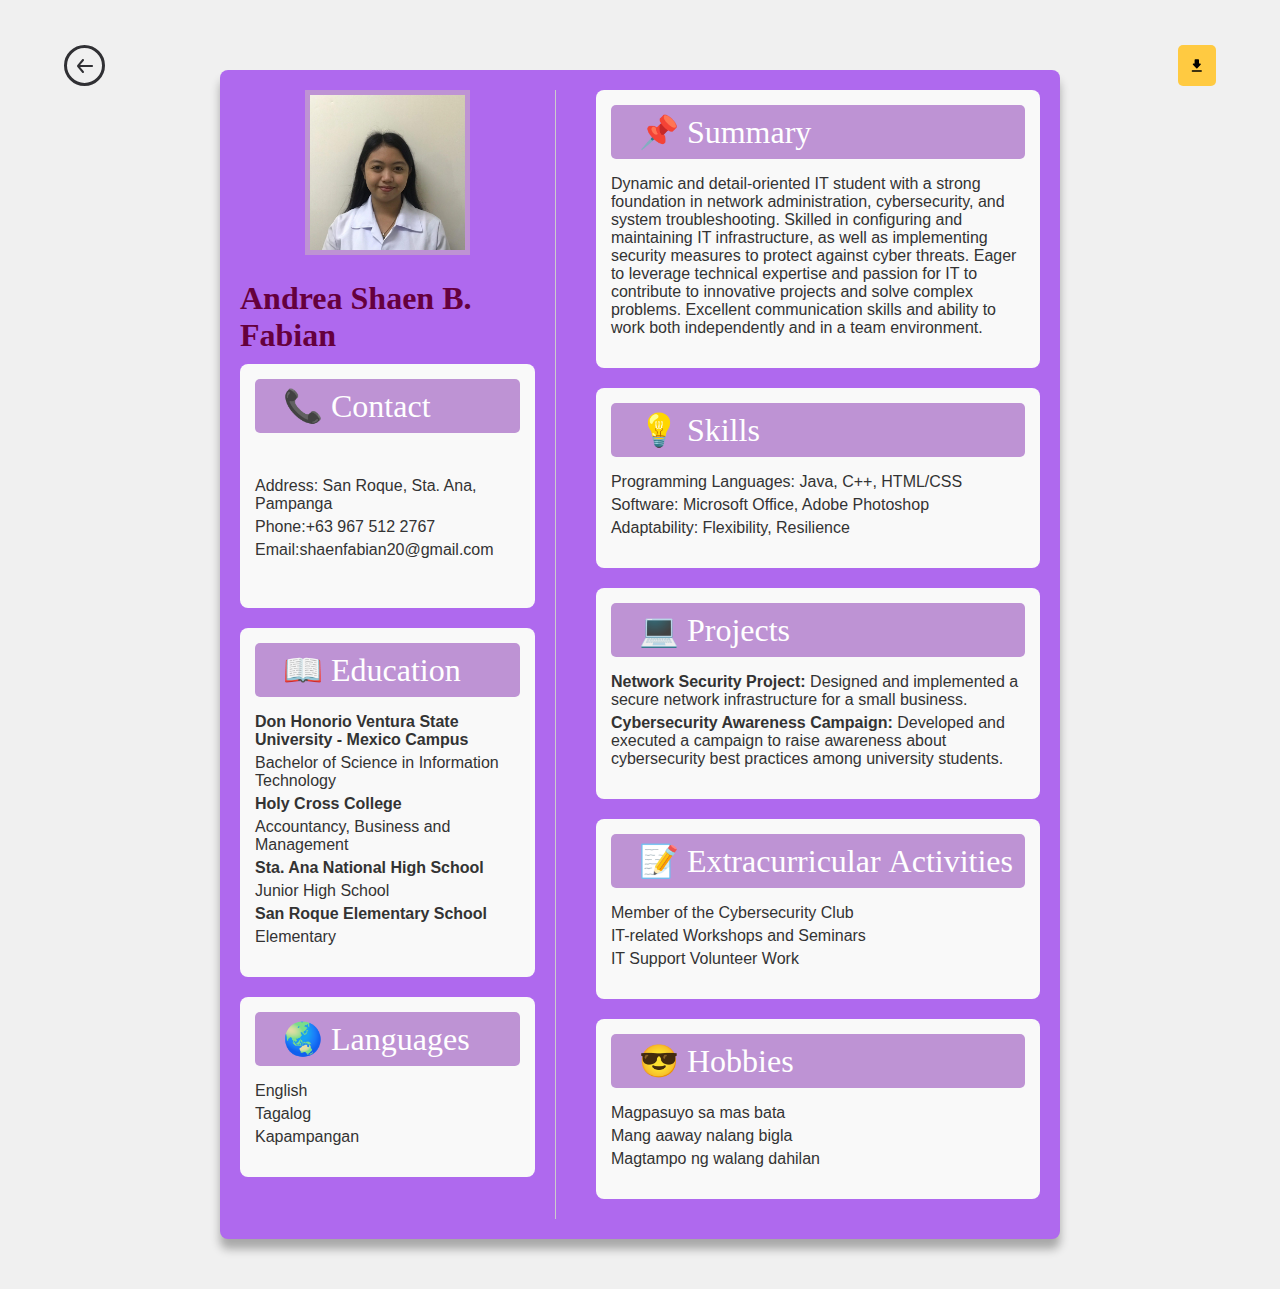
<file: templates/cv/andrea.html>
<!DOCTYPE html>
<html lang="en">
<head>
    <meta charset="UTF-8">
    <meta name="viewport" content="width=device-width, initial-scale=1.0">
    <title>Andrea Shaen Fabian CV</title>
    <link rel="stylesheet" href="../../styles/cvAdds.css">
     <link rel="stylesheet" href="../../styles/container-motion.css" />
    <style>
        body {
            font-family: Arial, sans-serif;
            background-color: #f0f0f0;
            color: #333;
            margin: 0;
            padding: 0;
            padding-block: 50px 30px;
        }
        .container {
            max-width: 800px;
            margin: 20px auto;
            background-color: #AF69EE;
            padding: 20px;
            border-radius: 8px;
          box-shadow: 0 10px 10px rgba(0, 0, 0, 0.3);
            display: grid;
            grid-template-columns: 1fr 1fr;
            gap: 20px;
        }
        .left-column {
            padding-right: 20px;
            border-right: 1px solid #ccc;
        }
        .right-column {
            padding-left: 20px;
        }
        h1 {
            color: #65003d;
            margin-bottom: 10px;
        }
        h2 {
            color: #333;
            margin-bottom: 8px;
        }
        ul {
            list-style-type: none;
            padding-left: 0;
        }
        li {
            margin-bottom: 5px;
        }
        .section {
            margin-bottom: 20px;
            background-color: #f9f9f9;
            padding: 15px;
            border-radius: 8px;
        }
        .section-header {
            background-color: #BE93D4;
            color: #fff;
            padding: 8px 12px;
            border-radius: 5px;
            margin-bottom: 10px;
        }
        .project-item {
            margin-left: 20px;
        }
    </style>
</head>
<body>
     <a href="../index.html#profile__gridContainer" id="back">
      <div>
        <svg
          width="24"
          height="24"
          viewBox="0 0 24 24"
          fill="none"
          xmlns="http://www.w3.org/2000/svg"
        >
          <path
            d="M19 11H7.14L10.77 6.64C10.9397 6.43578 11.0214 6.1725 10.997 5.90808C10.9726 5.64365 10.8442 5.39974 10.64 5.23C10.4358 5.06026 10.1725 4.9786 9.90808 5.00298C9.64365 5.02736 9.39974 5.15578 9.23 5.36L4.23 11.36C4.19636 11.4077 4.16628 11.4579 4.14 11.51C4.14 11.56 4.14 11.59 4.07 11.64C4.02467 11.7547 4.00094 11.8767 4 12C4.00094 12.1233 4.02467 12.2453 4.07 12.36C4.07 12.41 4.07 12.44 4.14 12.49C4.16628 12.5421 4.19636 12.5923 4.23 12.64L9.23 18.64C9.32402 18.7529 9.44176 18.8437 9.57485 18.9059C9.70793 18.9681 9.85309 19.0002 10 19C10.2337 19.0005 10.4601 18.9191 10.64 18.77C10.7413 18.6861 10.825 18.583 10.8863 18.4666C10.9477 18.3503 10.9855 18.223 10.9975 18.092C11.0096 17.961 10.9957 17.8289 10.9567 17.7033C10.9176 17.5777 10.8542 17.461 10.77 17.36L7.14 13H19C19.2652 13 19.5196 12.8946 19.7071 12.7071C19.8946 12.5196 20 12.2652 20 12C20 11.7348 19.8946 11.4804 19.7071 11.2929C19.5196 11.1054 19.2652 11 19 11Z"
            fill="#303034"
          />
        </svg>
      </div>
    </a>
    <a
      href="../../assets/CVpdf/Rainier Sapin CV.pdf"
      download="Rainier Sapin CV"
      id="downloadButton"
    >
      <svg
        xmlns="http://www.w3.org/2000/svg"
        width="1em"
        height="1em"
        viewBox="0 0 24 24"
      >
        <g
          stroke="currentColor"
          stroke-linecap="round"
          stroke-linejoin="round"
          stroke-width="2"
        >
          <path fill="none" d="M6 19h12" />
          <path
            fill="currentColor"
            d="M12 4 h2 v6 h2.5 L12 14.5M12 4 h-2 v6 h-2.5 L12 14.5"
          />
        </g>
      </svg>
    </a>
    <div class="container containerScaleUp">
        <div class="left-column">
            <center>
                <img src="../../assets/images/cv/cv-Andrea.jpg" height="155" width="155" border="5" style= "border-color: #BE93D4";/>
            </center>
            <h1><h1 style= "font-family:V;">Andrea Shaen B. Fabian</font></h1></h1>
            <div class="section">
                <div class="section-header"><font face="Sans Serif" size="6px">&nbsp;&nbsp;&#128222;&nbsp;Contact</font></div>
                <br>
                <ul>
                    <li>Address: San Roque, Sta. Ana, Pampanga</li>
                    <li>Phone:+63 967 512 2767</li>
                    <li>Email:shaenfabian20@gmail.com</li>
                </ul>
                <br>
            </div>

            <div class="section">
                <div class="section-header"><font face="Sans Serif" size="6px">&nbsp;&nbsp;&#128214;&nbsp;Education</font></div>
                <ul>
                    <li><strong>Don Honorio Ventura State University - Mexico Campus</strong></li>
                    <li>Bachelor of Science in Information Technology</li>
                    <li><strong>Holy Cross College</strong></li>
                    <li>Accountancy, Business and Management</li>
                    <li><strong>Sta. Ana National High School</strong></li>
                    <li>Junior High School</li>
                    <li><strong>San Roque Elementary School</strong></li>
                    <li>Elementary</li>
                </ul>
            </div>

            <div class="section">
                <div class="section-header"><font face="Sans Serif" size="6px">&nbsp;&nbsp;&#127759;&nbsp;Languages</font></div>
                <ul>
                    <li>English</li>
                    <li>Tagalog</li>
                    <li>Kapampangan</li>
                </ul>
            </div>

        </div>
        <div class="right-column">
            <div class="section">
                <div class="section-header"><font face="Sans Serif" size="6px">&nbsp;&nbsp;&#128204;&nbsp;Summary</font></div>
                <p>Dynamic and detail-oriented IT student with a strong foundation in network administration, cybersecurity, and system troubleshooting. Skilled in configuring and maintaining IT infrastructure, as well as implementing security measures to protect against cyber threats. Eager to leverage technical expertise and passion for IT to contribute to innovative projects and solve complex problems. Excellent communication skills and ability to work both independently and in a team environment.</p>
            </div>

            <div class="section">
                <div class="section-header"><font face="Sans Serif" size="6px">&nbsp;&nbsp;&#128161;&nbsp;Skills</font></div>
                <ul>
                    <li>Programming Languages: Java, C++, HTML/CSS</li>
                    <li>Software: Microsoft Office, Adobe Photoshop</li>
                    <li>Adaptability: Flexibility, Resilience</li>
                </ul>
            </div>

            <div class="section">
                <div class="section-header"><font face="Sans Serif" size="6px">&nbsp;&nbsp;&#128187;&nbsp;Projects</font></div>
                <ul>
                    <li><strong>Network Security Project:</strong> Designed and implemented a secure network infrastructure for a small business.</li>
                    <li><strong>Cybersecurity Awareness Campaign:</strong> Developed and executed a campaign to raise awareness about cybersecurity best practices among university students.</li>
                </ul>
            </div>

            <div class="section">
                <div class="section-header"><font face="Sans Serif" size="6px">&nbsp;&nbsp;&#128221;&nbsp;Extracurricular&nbsp;Activities</font></div>
                <ul>
                    <li>Member of the Cybersecurity Club</li>
                    <li>IT-related Workshops and Seminars</li>
                    <li>IT Support Volunteer Work</li>
                </ul>
            </div>

            <div class="section">
            <div class="section-header"><font face="Sans Serif" size="6px">&nbsp;&nbsp;&#128526;&nbsp;Hobbies</font></div>
            <ul>
                <li>Magpasuyo sa mas bata</li>
                <li>Mang aaway nalang bigla</li>
                <li>Magtampo ng walang dahilan</li>
            </ul>
        </div>
        </div>
    </div>
</body>
</html>
</file>
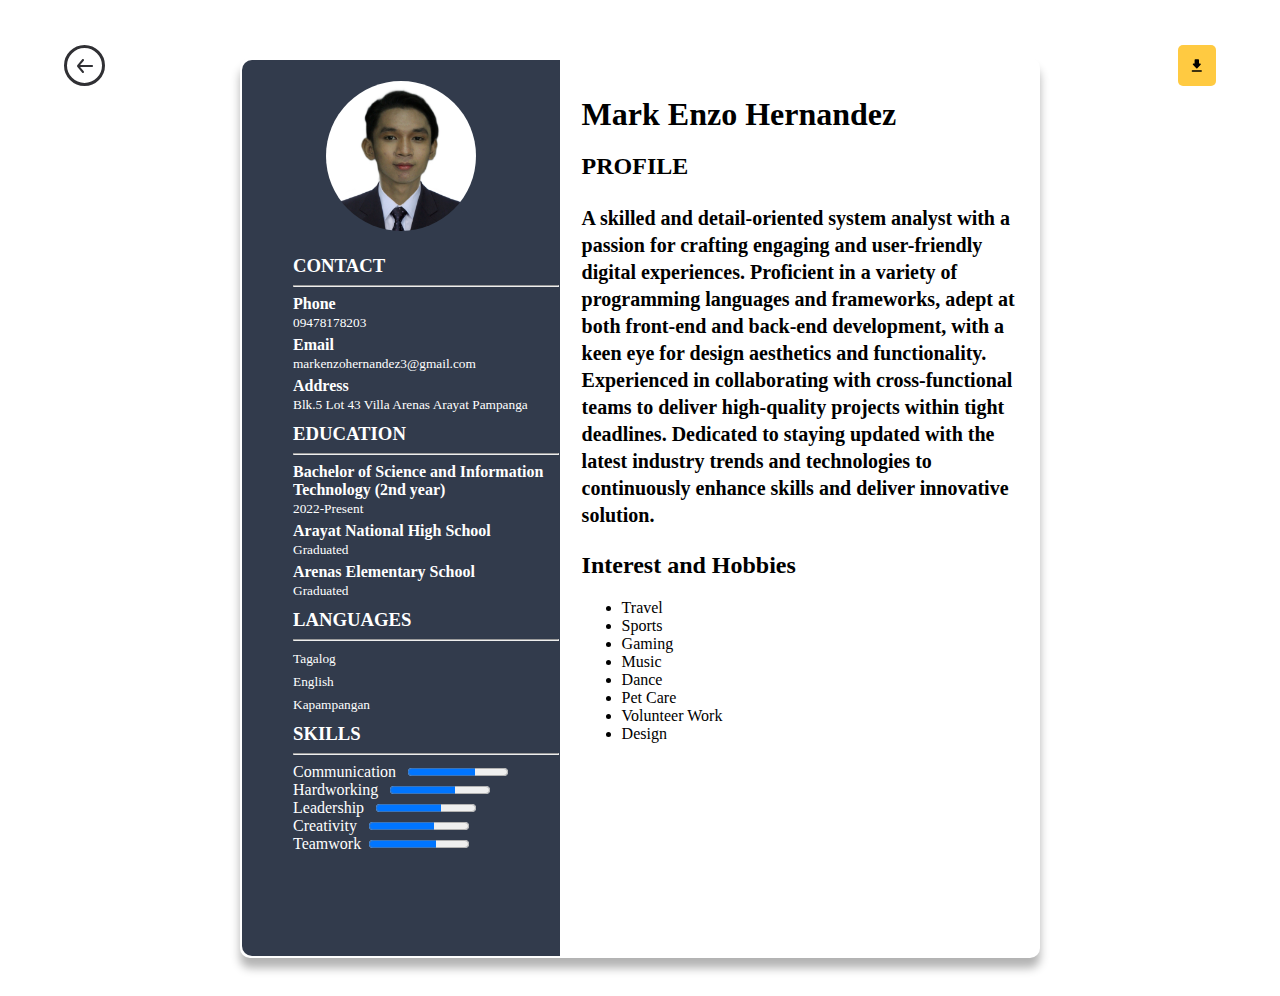
<file: templates/cv/enzo.html>
<!DOCTYPE html>
<html lang="en">
  <head>
    <meta charset="UTF-8" />
    <meta name="viewport" content="width=device-width, initial-scale=1.0" />
    <title>ENZO</title>
     <link rel="stylesheet" href="../../styles/cvAdds.css" />
    <link rel="stylesheet" href="../../styles/container-motion.css" />
  </head>
  <style>
    body{
        padding-block: 50px 30px;
    }

    table{
        box-shadow: 0 10px 10px rgba(0, 0, 0, 0.3);
    }

    td:nth-child(1), table{
        border-top-left-radius: 10px;
        border-bottom-left-radius: 10px;
    }

      td:nth-child(2), table{
        border-top-right-radius: 10px;
        border-bottom-right-radius: 10px;
    }
  </style>
  <body>
       <a href="../index.html#profile__gridContainer" id="back">
      <div>
        <svg
          width="24"
          height="24"
          viewBox="0 0 24 24"
          fill="none"
          xmlns="http://www.w3.org/2000/svg"
        >
          <path
            d="M19 11H7.14L10.77 6.64C10.9397 6.43578 11.0214 6.1725 10.997 5.90808C10.9726 5.64365 10.8442 5.39974 10.64 5.23C10.4358 5.06026 10.1725 4.9786 9.90808 5.00298C9.64365 5.02736 9.39974 5.15578 9.23 5.36L4.23 11.36C4.19636 11.4077 4.16628 11.4579 4.14 11.51C4.14 11.56 4.14 11.59 4.07 11.64C4.02467 11.7547 4.00094 11.8767 4 12C4.00094 12.1233 4.02467 12.2453 4.07 12.36C4.07 12.41 4.07 12.44 4.14 12.49C4.16628 12.5421 4.19636 12.5923 4.23 12.64L9.23 18.64C9.32402 18.7529 9.44176 18.8437 9.57485 18.9059C9.70793 18.9681 9.85309 19.0002 10 19C10.2337 19.0005 10.4601 18.9191 10.64 18.77C10.7413 18.6861 10.825 18.583 10.8863 18.4666C10.9477 18.3503 10.9855 18.223 10.9975 18.092C11.0096 17.961 10.9957 17.8289 10.9567 17.7033C10.9176 17.5777 10.8542 17.461 10.77 17.36L7.14 13H19C19.2652 13 19.5196 12.8946 19.7071 12.7071C19.8946 12.5196 20 12.2652 20 12C20 11.7348 19.8946 11.4804 19.7071 11.2929C19.5196 11.1054 19.2652 11 19 11Z"
            fill="#303034"
          />
        </svg>
      </div>
    </a>
    <a
      href="../../assets/CVpdf/Rainier Sapin CV.pdf"
      download="Rainier Sapin CV"
      id="downloadButton"
    >
      <svg
        xmlns="http://www.w3.org/2000/svg"
        width="1em"
        height="1em"
        viewBox="0 0 24 24"
      >
        <g
          stroke="currentColor"
          stroke-linecap="round"
          stroke-linejoin="round"
          stroke-width="2"
        >
          <path fill="none" d="M6 19h12" />
          <path
            fill="currentColor"
            d="M12 4 h2 v6 h2.5 L12 14.5M12 4 h-2 v6 h-2.5 L12 14.5"
          />
        </g>
      </svg>
    </a>
    <center>
      <table width="800" height="900" bgcolor="#fff" class="containerScaleUp">
        <tr>
          <td valign="top" bgcolor="#323b4c">
            <center>
              <img
                src="../../assets/images/cv/cv-Enzo.jpeg"
                alt=""
                height="150px"
                style="
                  border-radius: 50%;
                  margin-top: 20px;
                  margin-bottom: 20px;
                "
              />
            </center>

            <div style="margin-left: 50px; color: white">
              <div style="margin-bottom: 10px">
                <h3 style="margin: 0">CONTACT</h3>
                <hr />

                <div><b>Phone</b></div>
                <div style="margin-bottom: 5px">
                  <small> 09478178203</small>
                </div>
                <div><b>Email</b></div>
                <div style="margin-bottom: 5px">
                  <small>markenzohernandez3@gmail.com</small>
                </div>
                <div><b>Address</b></div>
                <div style="margin-bottom: 5px">
                  <small> Blk.5 Lot 43 Villa Arenas Arayat Pampanga</small>
                </div>
              </div>

              <div style="margin-bottom: 10px">
                <h3 style="margin: 0">EDUCATION</h3>
                <hr />

                <div>
                  <b
                    >Bachelor of Science and Information Technology (2nd year)
                  </b>
                </div>
                <div style="margin-bottom: 5px">
                  <small>2022-Present</small>
                </div>
                <div><b> Arayat National High School</b></div>
                <div style="margin-bottom: 5px"><small>Graduated</small></div>
                <div><b> Arenas Elementary School</b></div>
                <div style="margin-bottom: 5px"><small>Graduated</small></div>
              </div>

              <div style="margin-bottom: 10px">
                <h3 style="margin: 0">LANGUAGES</h3>
                <hr />

                <div style="margin-bottom: 5px">
                  <small>Tagalog</small>
                </div>

                <div style="margin-bottom: 5px"><small>English</small></div>
                <div style="margin-bottom: 5px"><small>Kapampangan</small></div>
              </div>

              <div style="margin-bottom: 10px">
                <h3 style="margin: 0">SKILLS</h3>
                <hr />
                <div>
                  <span>Communication &nbsp;</span>
                  <span>
                    <progress
                      value="67"
                      max="100"
                      style="width: 100px"
                    ></progress>
                  </span>
                </div>
                
                <div>
                  <span>Hardworking &nbsp;</span>
                  <span>
                    <progress
                      value="65"
                      max="100"
                      style="width: 100px"
                    ></progress>
                  </span>
                </div>
                
                <div>
                  <span>Leadership
              &nbsp;</span>
                  <span>
                    <progress
                      value="65"
                      max="100"
                      style="width: 100px"
                    ></progress>
                  </span>
                </div>
                
                <div>
                  <span>Creativity &nbsp;</span>
                  <span>
                    <progress
                      value="65"
                      max="100"
                      style="width: 100px"
                    ></progress>
                  </span>
                </div>
                <div>
                  <span>Teamwork&nbsp;</span>
                  <span>
                    <progress
                      value="67"
                      max="100"
                      style="width: 100px"
                    ></progress>
                  </span>
                </div>
              </div>
            </div>
     
     
             
          </td>                  
          
          
          
          
          
          
          <td width="60%" valign="top" style="padding: 15px 15px 15px 20px">
            <h1 style="margin-bottom: 5px">Mark Enzo Hernandez</h1>
            <h2>PROFILE</h>
            <p><small> 
                A skilled and detail-oriented system analyst with a passion for crafting engaging and user-friendly digital experiences. Proficient in a variety of programming languages and frameworks, adept at both front-end and back-end development, with a keen eye for design aesthetics and functionality. Experienced in collaborating with cross-functional teams to deliver high-quality projects within tight deadlines. Dedicated to staying updated with the latest industry trends and technologies to continuously enhance skills and deliver innovative solution.


            </small></p>
            <h2>Interest and Hobbies</h2>
            <ul>
                <li>Travel</li>
                <li>Sports</li>
                <li>Gaming</li>
                <li>Music</li>
                <li>Dance</li>
                <li>Pet Care</li>
                <li>Volunteer Work</li>
                <li>Design</li>
            </ul>
          </td>
        </tr>
      </table>
    </center>
  </body>
</html>
</file>
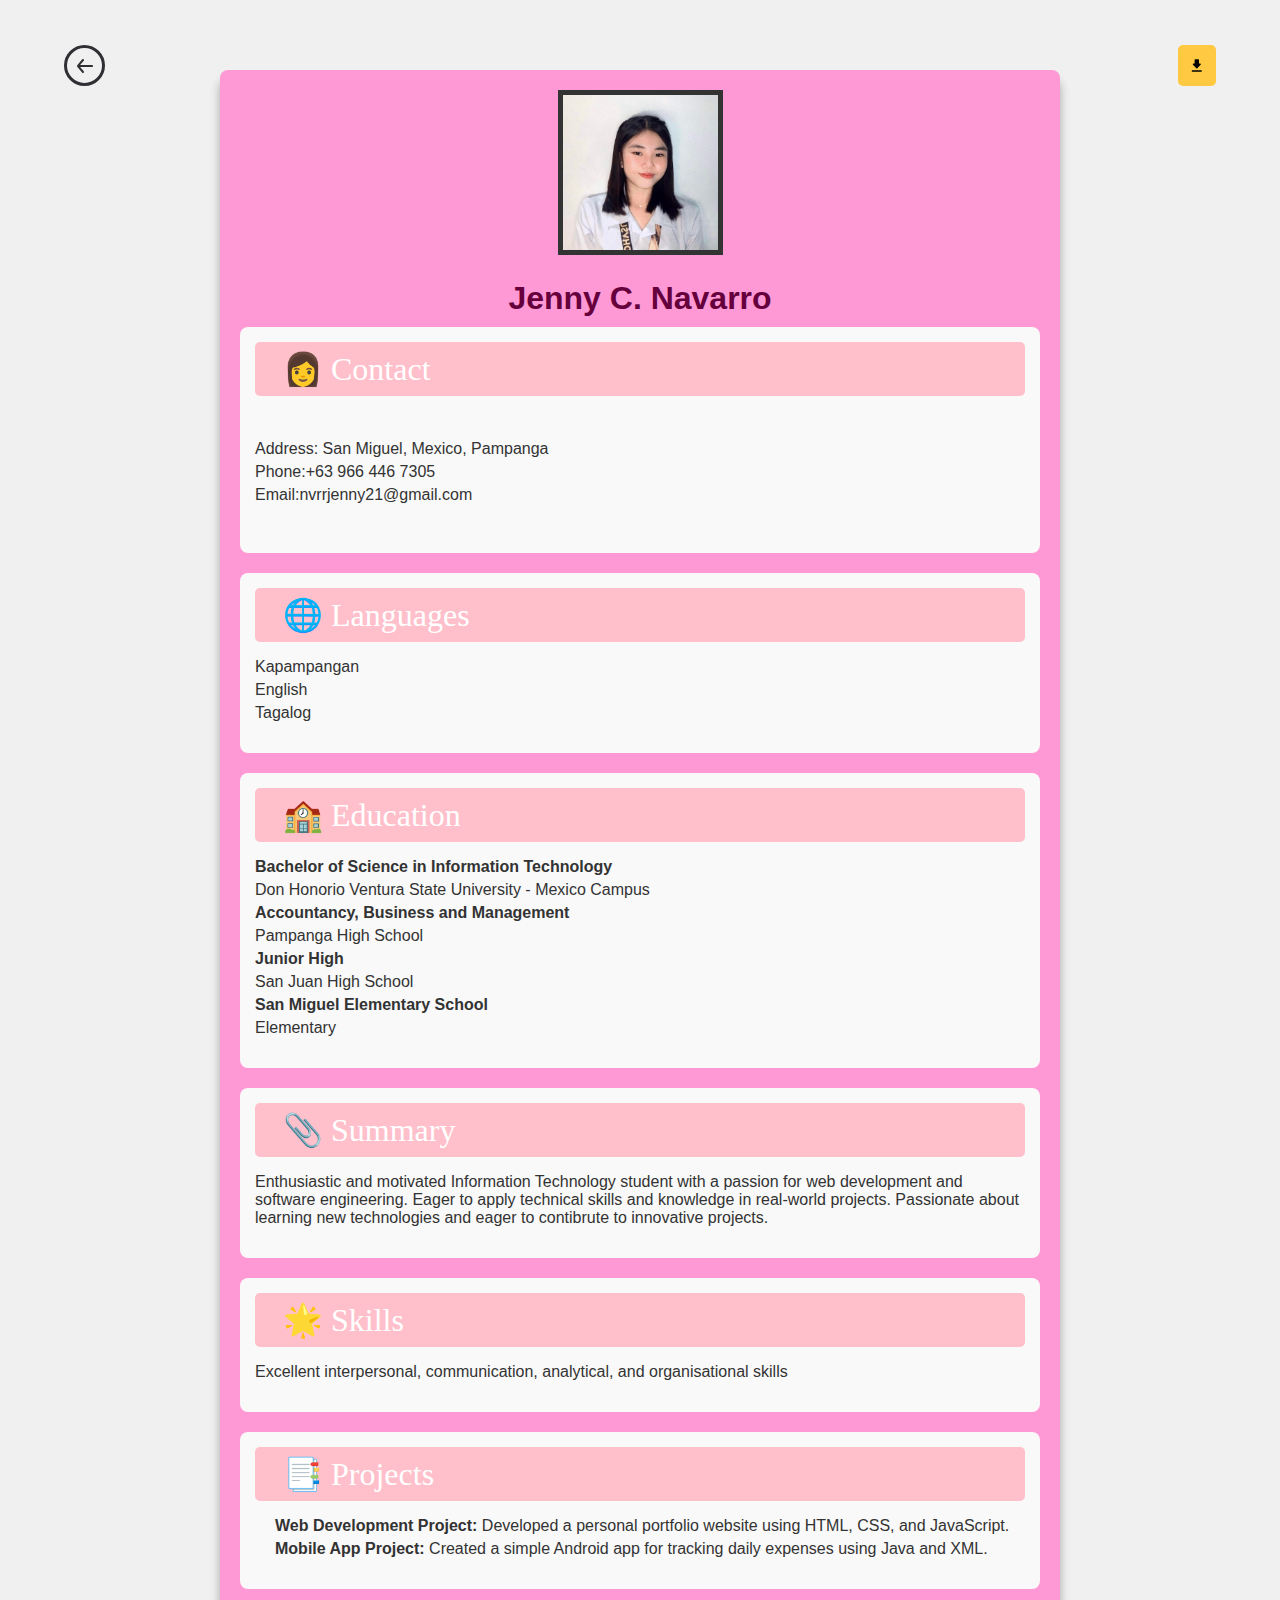
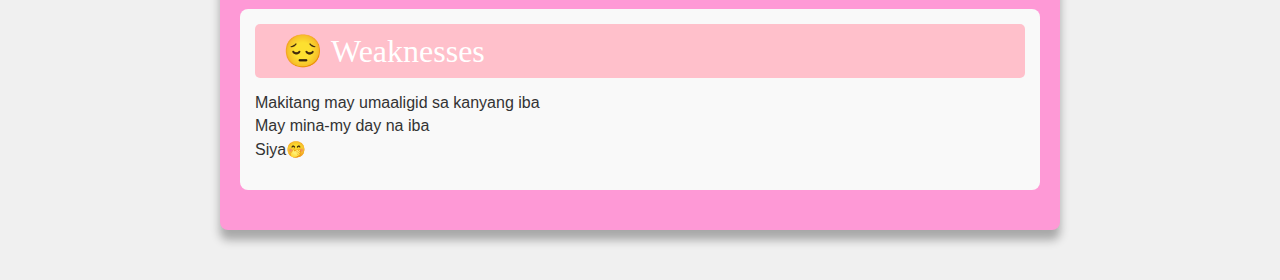
<file: templates/cv/jenny.html>
<!DOCTYPE html>
<html lang="en">
  <head>
    <meta charset="UTF-8" />
    <meta name="viewport" content="width=device-width, initial-scale=1.0" />
    <title>Jenny Navarro</title>
    <style>
      body {
        font-family: Arial, sans-serif;
        background-color: #f0f0f0;
        color: #333;
        margin: 0;
        padding: 0;
        padding-block: 50px 30px;
      }
      .container {
        max-width: 800px;
        margin: 20px auto;
        background-color: #fe99d6;
        padding: 20px;
        border-radius: 8px;
        box-shadow: 0 10px 10px rgba(0, 0, 0, 0.3);
      }
      h1 {
        color: #65003d;
        margin-bottom: 10px;
      }
      h2 {
        color: #333;
        margin-bottom: 8px;
      }
      ul {
        list-style-type: none;
        padding-left: 0;
      }
      li {
        margin-bottom: 5px;
      }
      .section {
        margin-bottom: 20px;
        background-color: #f9f9f9;
        padding: 15px;
        border-radius: 8px;
      }
      .section-header {
        background-color: #ffc0cb;
        color: #fff;
        padding: 8px 12px;
        border-radius: 5px;
        margin-bottom: 10px;
      }
      .project-item {
        margin-left: 20px;
      }
    </style>
    <link rel="stylesheet" href="../../styles/cvAdds.css" />
    <link rel="stylesheet" href="../../styles/container-motion.css" />
  </head>
  <body>
    <a href="../index.html#profile__gridContainer" id="back">
      <div>
        <svg
          width="24"
          height="24"
          viewBox="0 0 24 24"
          fill="none"
          xmlns="http://www.w3.org/2000/svg"
        >
          <path
            d="M19 11H7.14L10.77 6.64C10.9397 6.43578 11.0214 6.1725 10.997 5.90808C10.9726 5.64365 10.8442 5.39974 10.64 5.23C10.4358 5.06026 10.1725 4.9786 9.90808 5.00298C9.64365 5.02736 9.39974 5.15578 9.23 5.36L4.23 11.36C4.19636 11.4077 4.16628 11.4579 4.14 11.51C4.14 11.56 4.14 11.59 4.07 11.64C4.02467 11.7547 4.00094 11.8767 4 12C4.00094 12.1233 4.02467 12.2453 4.07 12.36C4.07 12.41 4.07 12.44 4.14 12.49C4.16628 12.5421 4.19636 12.5923 4.23 12.64L9.23 18.64C9.32402 18.7529 9.44176 18.8437 9.57485 18.9059C9.70793 18.9681 9.85309 19.0002 10 19C10.2337 19.0005 10.4601 18.9191 10.64 18.77C10.7413 18.6861 10.825 18.583 10.8863 18.4666C10.9477 18.3503 10.9855 18.223 10.9975 18.092C11.0096 17.961 10.9957 17.8289 10.9567 17.7033C10.9176 17.5777 10.8542 17.461 10.77 17.36L7.14 13H19C19.2652 13 19.5196 12.8946 19.7071 12.7071C19.8946 12.5196 20 12.2652 20 12C20 11.7348 19.8946 11.4804 19.7071 11.2929C19.5196 11.1054 19.2652 11 19 11Z"
            fill="#303034"
          />
        </svg>
      </div>
    </a>
    <a
      href="../../assets/CVpdf/Rainier Sapin CV.pdf"
      download="Rainier Sapin CV"
      id="downloadButton"
    >
      <svg
        xmlns="http://www.w3.org/2000/svg"
        width="1em"
        height="1em"
        viewBox="0 0 24 24"
      >
        <g
          stroke="currentColor"
          stroke-linecap="round"
          stroke-linejoin="round"
          stroke-width="2"
        >
          <path fill="none" d="M6 19h12" />
          <path
            fill="currentColor"
            d="M12 4 h2 v6 h2.5 L12 14.5M12 4 h-2 v6 h-2.5 L12 14.5"
          />
        </g>
      </svg>
    </a>
    <div class="container containerScaleUp">
      <center>
        <img
          src="../../assets/images/cv/cv-Jenny.jpg"
          height="155"
          width="155"
          border="5"
          style="border-color: ffe4b3"
          ;
        />
      </center>
      <center>
        <h1>Jenny C. Navarro</h1>
      </center>
      <div class="section">
        <div class="section-header">
          <font face="Sans Serif" size="6px"
            >&nbsp;&nbsp;&#128105;&nbsp;Contact</font
          >
        </div>
        <br />
        <ul>
          <li>Address: San Miguel, Mexico, Pampanga</li>
          <li>Phone:+63 966 446 7305</li>
          <li>Email:nvrrjenny21@gmail.com</li>
        </ul>
        <br />
      </div>

      <section class="section">
        <div class="section-header">
          <font face="Sans Serif" size="6px"
            >&nbsp;&nbsp;&#127760;&nbsp;Languages</font
          >
        </div>
        <ul>
          <li>Kapampangan</li>
          <li>English</li>
          <li>Tagalog</li>
        </ul>
      </section>

      <div class="section">
        <div class="section-header">
          <font face="Sans Serif" size="6px"
            >&nbsp;&nbsp;&#127979;&nbsp;Education</font
          >
        </div>
        <ul>
          <li>
            <strong>Bachelor of Science in Information Technology</strong>
          </li>
          <li>Don Honorio Ventura State University - Mexico Campus</li>
          <li><strong>Accountancy, Business and Management</strong></li>
          <li>Pampanga High School</li>
          <li><strong>Junior High</strong></li>
          <li>San Juan High School</li>
          <li><strong>San Miguel Elementary School</strong></li>
          <li>Elementary</li>
        </ul>
      </div>

      <div class="section">
        <div class="section-header">
          <font face="Sans Serif" size="6px"
            >&nbsp;&nbsp;&#128206;&nbsp;Summary</font
          >
        </div>
        <p>
          Enthusiastic and motivated Information Technology student with a
          passion for web development and software engineering. Eager to apply
          technical skills and knowledge in real-world projects. Passionate
          about learning new technologies and eager to contibrute to innovative
          projects.
        </p>
      </div>

      <div class="section">
        <div class="section-header">
          <font face="Sans Serif" size="6px"
            >&nbsp;&nbsp;&#127775;&nbsp;Skills</font
          >
        </div>
        <ul>
          <li>
            Excellent interpersonal, communication, analytical, and
            organisational skills
          </li>
        </ul>
      </div>

      <div class="section">
        <div class="section-header">
          <font face="Sans Serif" size="6px"
            >&nbsp;&nbsp;&#128209;&nbsp;Projects</font
          >
        </div>
        <ul>
          <li class="project-item">
            <strong>Web Development Project:</strong> Developed a personal
            portfolio website using HTML, CSS, and JavaScript.
          </li>
          <li class="project-item">
            <strong>Mobile App Project:</strong> Created a simple Android app
            for tracking daily expenses using Java and XML.
          </li>
        </ul>
      </div>

      <div class="section">
        <div class="section-header">
          <font face="Sans Serif" size="6px"
            >&nbsp;&nbsp;&#128532;&nbsp;Weaknesses</font
          >
        </div>
        <ul>
          <li>Makitang may umaaligid sa kanyang iba</li>
          <li>May mina-my day na iba</li>
          <li>Siya&#129325;</li>
        </ul>
      </div>
    </div>
  </body>
</html>
</file>
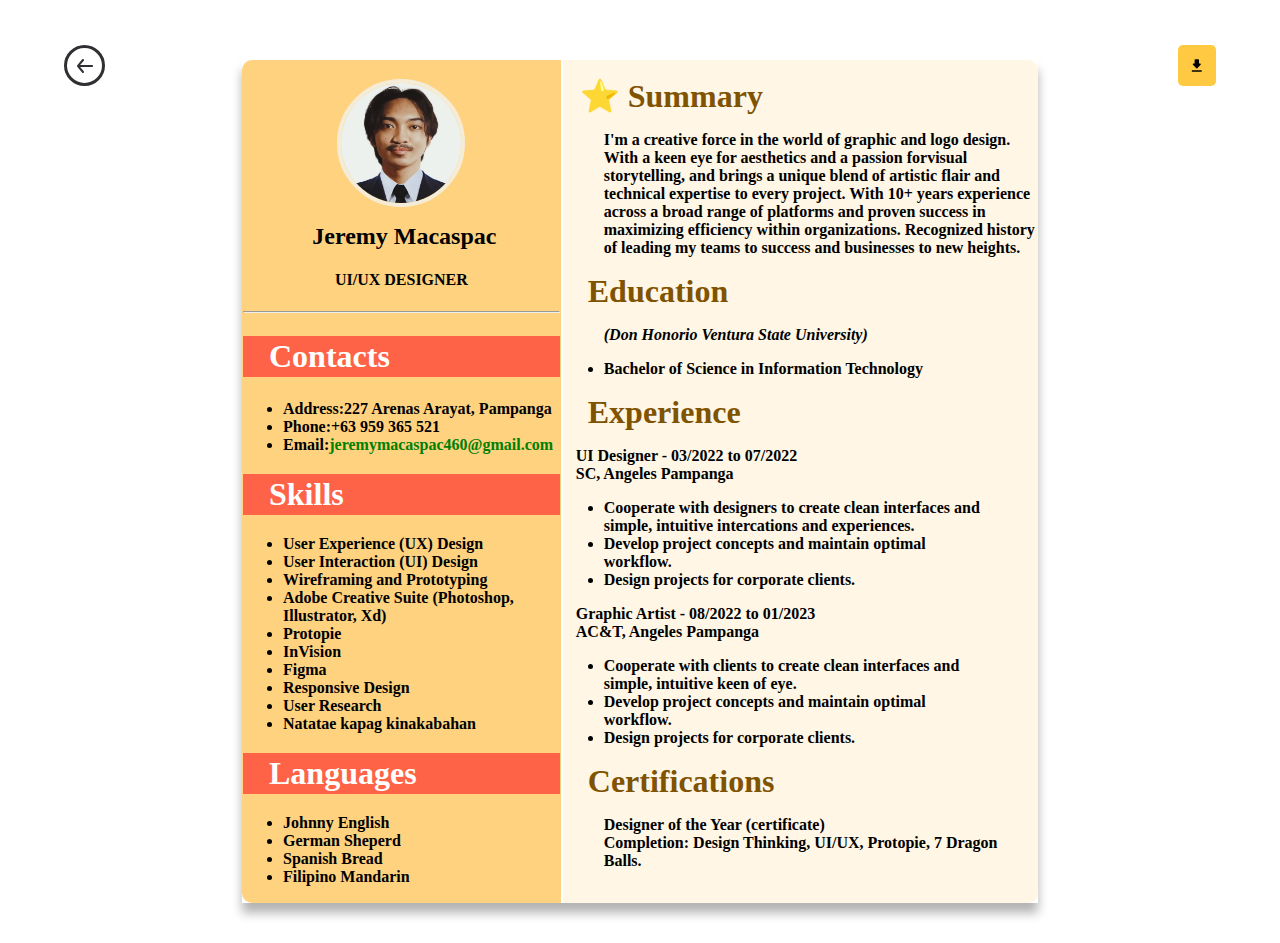
<file: templates/cv/jeremy.html>
<html>
    <head>
    	<title>Jey Curriculum Vitae</title>
				<style>

a:link {
  color: green;
  background-color: transparent;
  text-decoration: none;
}
a:visited {
  color: green;
  background-color: transparent;
  text-decoration: none;
}
a:hover {
  color: red;
  background-color: transparent;
  text-decoration: underline;
}
a:active {
  color: yellow;
  background-color: transparent;
  text-decoration: underline;
}
</style>

<style>
body {
  padding-block: 50px 30px;
}

tr{
    box-shadow: 0 10px 10px rgba(0, 0, 0, 0.3);
}

th:nth-child(1){
    border-top-left-radius: 10px;
    border-bottom-left-radius: 10px;
}

th:nth-child(2){
    border-top-right-radius: 10px;
    border-bottom-right-radius: 10px;
}
.details {
  background-color: tomato;
  color: white;
  padding: 2px;
} 
</style>
<link rel="stylesheet" href="../../styles/cvAdds.css" />
    <link rel="stylesheet" href="../../styles/container-motion.css" />
	</head>

	<body>
		 <a href="../index.html#profile__gridContainer" id="back">
      <div>
        <svg
          width="24"
          height="24"
          viewBox="0 0 24 24"
          fill="none"
          xmlns="http://www.w3.org/2000/svg"
        >
          <path
            d="M19 11H7.14L10.77 6.64C10.9397 6.43578 11.0214 6.1725 10.997 5.90808C10.9726 5.64365 10.8442 5.39974 10.64 5.23C10.4358 5.06026 10.1725 4.9786 9.90808 5.00298C9.64365 5.02736 9.39974 5.15578 9.23 5.36L4.23 11.36C4.19636 11.4077 4.16628 11.4579 4.14 11.51C4.14 11.56 4.14 11.59 4.07 11.64C4.02467 11.7547 4.00094 11.8767 4 12C4.00094 12.1233 4.02467 12.2453 4.07 12.36C4.07 12.41 4.07 12.44 4.14 12.49C4.16628 12.5421 4.19636 12.5923 4.23 12.64L9.23 18.64C9.32402 18.7529 9.44176 18.8437 9.57485 18.9059C9.70793 18.9681 9.85309 19.0002 10 19C10.2337 19.0005 10.4601 18.9191 10.64 18.77C10.7413 18.6861 10.825 18.583 10.8863 18.4666C10.9477 18.3503 10.9855 18.223 10.9975 18.092C11.0096 17.961 10.9957 17.8289 10.9567 17.7033C10.9176 17.5777 10.8542 17.461 10.77 17.36L7.14 13H19C19.2652 13 19.5196 12.8946 19.7071 12.7071C19.8946 12.5196 20 12.2652 20 12C20 11.7348 19.8946 11.4804 19.7071 11.2929C19.5196 11.1054 19.2652 11 19 11Z"
            fill="#303034"
          />
        </svg>
      </div>
    </a>
	 <a
      href="../../assets/CVpdf/Rainier Sapin CV.pdf"
      download="Rainier Sapin CV"
      id="downloadButton"
    >
      <svg
        xmlns="http://www.w3.org/2000/svg"
        width="1em"
        height="1em"
        viewBox="0 0 24 24"
      >
        <g
          stroke="currentColor"
          stroke-linecap="round"
          stroke-linejoin="round"
          stroke-width="2"
        >
          <path fill="none" d="M6 19h12" />
          <path
            fill="currentColor"
            d="M12 4 h2 v6 h2.5 L12 14.5M12 4 h-2 v6 h-2.5 L12 14.5"
          />
        </g>
      </svg>
    </a>
		<table align="center" width="800" class="containerScaleUp">
		<th bgcolor="ffd280" align="left";>
		<center>
			<br>
			<img src="../../assets/images/cv/cv-Jeremy.jpg" height="120"
			width="120" border="4" style="border-color:#F5ECD7; border-radius: 50%" align="center">

		</center>
		    <center>
		    	<font color="black"><p><font face= "verdana"><font size="5">&nbsp;Jeremy Macaspac</font></p>
		    	<h4><font face="Calibri Light">UI/UX DESIGNER</font></h4>
		    </font>
		    <hr>
		</center>

		    <font color="ffffff"><h3 align="left"><font face="Sans Serif" size="6px";><h2 class="details">&nbsp;&nbsp;&nbsp;Contacts</font></h3></font></h2>
		    
		    <ul>
		    	<font face="Calibri Light" color="black" size="3px">
		    	<li>Address:227 Arenas Arayat, Pampanga</li>
		    	<li>Phone:+63 959 365 521</li>
		    	<li>Email:<a href="https://www.jeremymacaspac460@gmail.com/">jeremymacaspac460@gmail.com</a></li>
		    </font>
		     </ul>
		
		<font face="Sans Serif" size="6px"; color="ffffff"><h2 class="details">&nbsp;&nbsp;&nbsp;Skills</font></h2>
		<ul><font face="Calibri Light">
			<li>User Experience (UX) Design</li>
	        <li>User Interaction (UI) Design</li>
	        <li>Wireframing and Prototyping</li>
	        <li>Adobe Creative Suite (Photoshop, Illustrator, Xd)</li>
	        <li>Protopie</li>
	        <li>InVision</li>
	        <li>Figma</li>
	        <li>Responsive Design</li>
	        <li>User Research</li>
	        <li>Natatae kapag kinakabahan</li>
</ul>
</font>

<font face="Sans Serif" size="6px" color="ffffff"><h2 class="details">&nbsp;&nbsp;&nbsp;Languages</font></h2>
<ul><font face="Calibri Light">
	<li>Johnny English</li>
	<li>German Sheperd</li>
	<li>Spanish Bread</li>
	<li>Filipino Mandarin</li>
	
		</ul>
		</th>
	</font>
	
	
		<th align="left" bgcolor="fff6e6">
			<font style= "color: 805300"; face="Sans serif" size="6px">&nbsp;&nbsp;&#11088;&nbsp;Summary</font>
			<ul>
				<p><font face="Calibri Light" font color="black">
					I'm a creative force in the world of graphic and logo design. With a keen eye for aesthetics and a passion forvisual storytelling, and brings a unique blend of artistic flair and technical expertise to every project. With 10+ years experience across a broad range of platforms and proven success in maximizing efficiency within organizations. Recognized history of leading my teams to success and businesses to new heights.</p>
				</font>
			</ul>

			<font face="Sans Serif" size="6px" color="805300">&nbsp;&nbsp;&nbsp;Education</font>
		    
		    <ul>
		    <font face="Calibri Light" size="3px">
		    <p><i>(Don Honorio Ventura State University)</i></p>
		    <li>Bachelor of Science in Information Technology</li>
		
		</ul>
			
			<font style= "color: 805300"; face="Sans serif" size="6px">&nbsp;&nbsp;&nbsp;Experience</font>
			<p>
&nbsp;&nbsp;&nbsp;UI Designer - 03/2022 to 07/2022<br>
&nbsp;&nbsp;&nbsp;SC, Angeles Pampanga
</p>
<ul>
	<li>Cooperate with designers to create clean interfaces and<br> simple, intuitive intercations and experiences.</li>
	<li>Develop project concepts and maintain optimal <br>workflow.</li>
	<li>Design projects for corporate clients.</li>
		 </p>
		 
		 </ul>

&nbsp;&nbsp;&nbsp;Graphic Artist - 08/2022 to 01/2023<br>
&nbsp;&nbsp;&nbsp;AC&T, Angeles Pampanga
</p>
<ul>
	<li>Cooperate with clients to create clean interfaces and<br> simple, intuitive keen of eye.</li>
	<li>Develop project concepts and maintain optimal <br>workflow.</li>
	<li>Design projects for corporate clients.</li>
</ul>
		 
		<font style= "color: 805300"; face="sans serif" size="6px">&nbsp;&nbsp;&nbsp;Certifications</font>
		<br>
		<ul>
			Designer of the Year (certificate)<br>
	Completion: Design Thinking, UI/UX, Protopie, 7 Dragon Balls.
		</ul>		
		</font>



		</th>

	</table>
	</body>
</html>
</file>
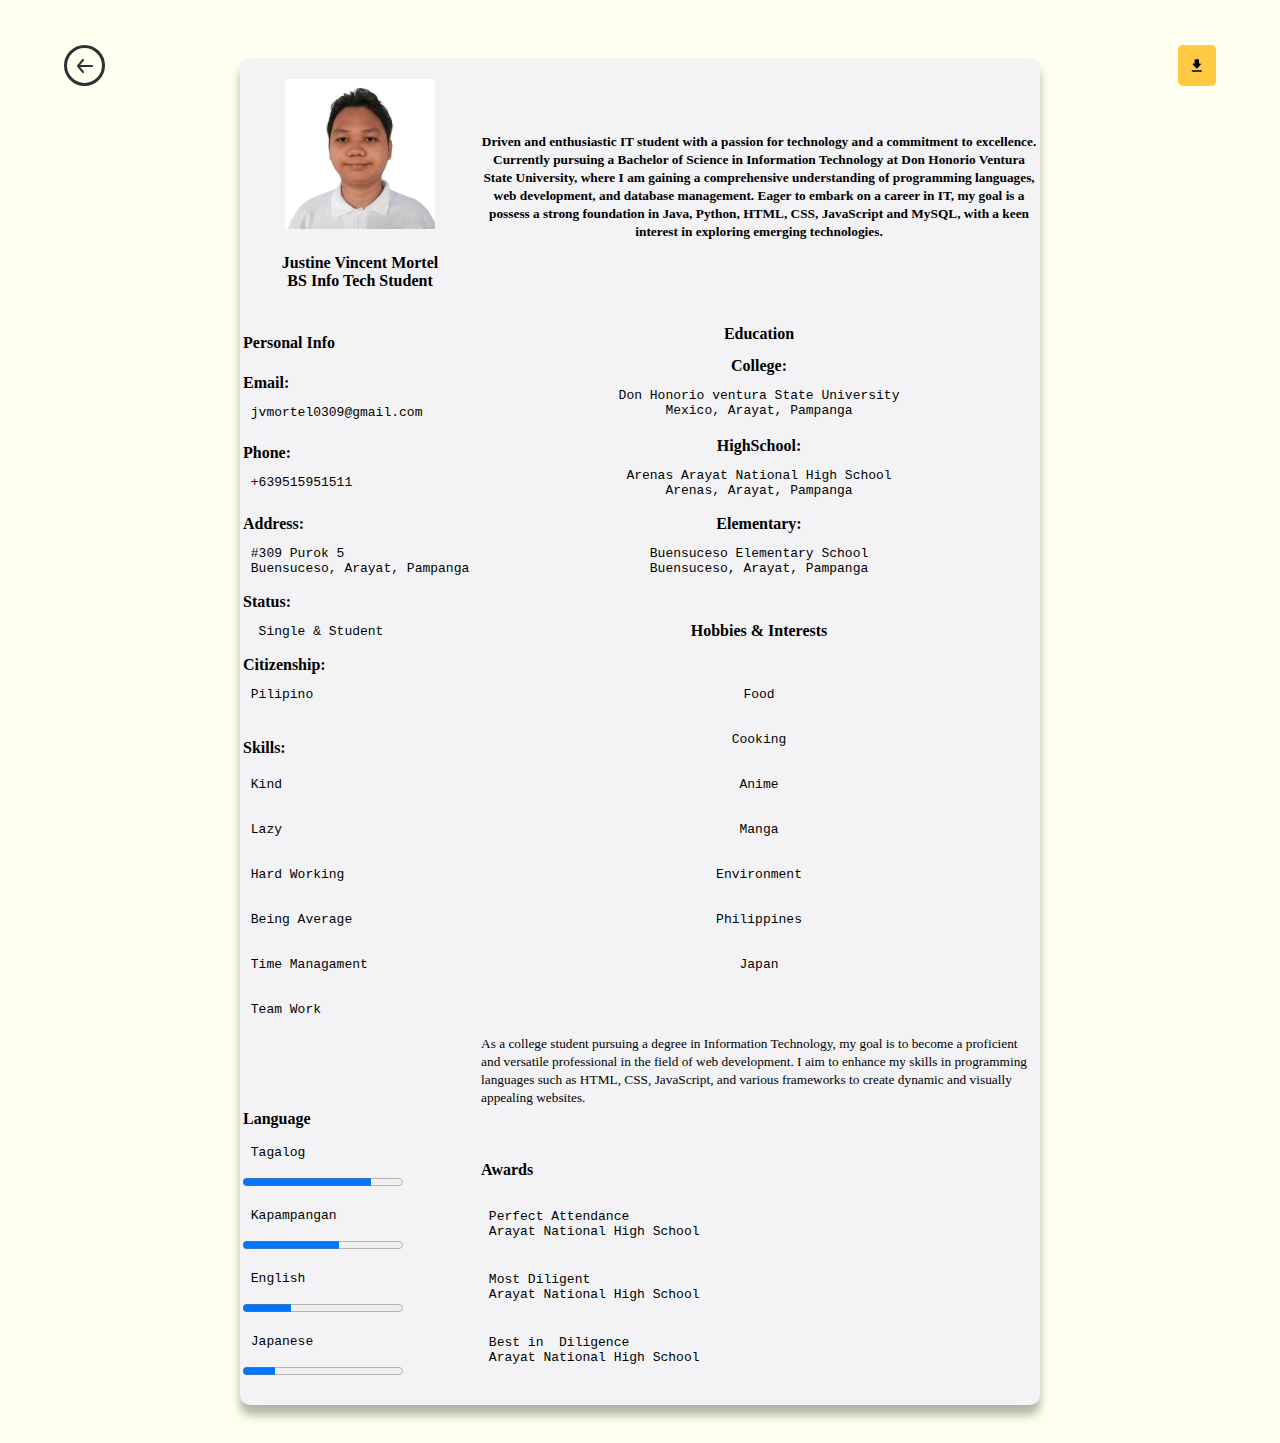
<file: templates/cv/justine.html>
<!DOCTYPE html>
<html>
	<head>
		<title> Curriculum Vitae  </title>
		<style>

			body{
				background-color: ivory;
                padding-block: 50px 30px;
			}
			table{
				background-color: #f3f3f6;
				border-style: hidden;
				width: 800px;
                border-radius: 10px;
                margin-inline:auto;
                box-shadow: 0 10px 10px rgba(0, 0, 0, 0.3);
			}

		</style>
	 	<link rel="stylesheet" href="../../styles/cvAdds.css" />
    	<link rel="stylesheet" href="../../styles/container-motion.css" />
	</head>

	<body>
		  <a href="../index.html#profile__gridContainer" id="back">
      <div>
        <svg
          width="24"
          height="24"
          viewBox="0 0 24 24"
          fill="none"
          xmlns="http://www.w3.org/2000/svg"
        >
          <path
            d="M19 11H7.14L10.77 6.64C10.9397 6.43578 11.0214 6.1725 10.997 5.90808C10.9726 5.64365 10.8442 5.39974 10.64 5.23C10.4358 5.06026 10.1725 4.9786 9.90808 5.00298C9.64365 5.02736 9.39974 5.15578 9.23 5.36L4.23 11.36C4.19636 11.4077 4.16628 11.4579 4.14 11.51C4.14 11.56 4.14 11.59 4.07 11.64C4.02467 11.7547 4.00094 11.8767 4 12C4.00094 12.1233 4.02467 12.2453 4.07 12.36C4.07 12.41 4.07 12.44 4.14 12.49C4.16628 12.5421 4.19636 12.5923 4.23 12.64L9.23 18.64C9.32402 18.7529 9.44176 18.8437 9.57485 18.9059C9.70793 18.9681 9.85309 19.0002 10 19C10.2337 19.0005 10.4601 18.9191 10.64 18.77C10.7413 18.6861 10.825 18.583 10.8863 18.4666C10.9477 18.3503 10.9855 18.223 10.9975 18.092C11.0096 17.961 10.9957 17.8289 10.9567 17.7033C10.9176 17.5777 10.8542 17.461 10.77 17.36L7.14 13H19C19.2652 13 19.5196 12.8946 19.7071 12.7071C19.8946 12.5196 20 12.2652 20 12C20 11.7348 19.8946 11.4804 19.7071 11.2929C19.5196 11.1054 19.2652 11 19 11Z"
            fill="#303034"
          />
        </svg>
      </div>
    </a>
	 <a
      href="../../assets/CVpdf/Rainier Sapin CV.pdf"
      download="Rainier Sapin CV"
      id="downloadButton"
    >
      <svg
        xmlns="http://www.w3.org/2000/svg"
        width="1em"
        height="1em"
        viewBox="0 0 24 24"
      >
        <g
          stroke="currentColor"
          stroke-linecap="round"
          stroke-linejoin="round"
          stroke-width="2"
        >
          <path fill="none" d="M6 19h12" />
          <path
            fill="currentColor"
            d="M12 4 h2 v6 h2.5 L12 14.5M12 4 h-2 v6 h-2.5 L12 14.5"
          />
        </g>
      </svg>
    </a>
	<center>
		<table class="containerScaleUp">

			<tr>
				 <th> <br/> <img src="../../assets/images/cv/cv-Justine.jpg" width="150" alt="error"/> <h4> Justine Vincent Mortel <br/> BS Info Tech Student </h4> </th>
				<th> <small> Driven and enthusiastic IT student with a passion for technology and a commitment to excellence. Currently pursuing a Bachelor of Science in Information Technology at Don Honorio Ventura State University, where I am gaining a comprehensive understanding of programming languages, web development, and database management. Eager to embark on a career in IT, my goal is a possess a strong foundation in Java, Python, HTML, CSS, JavaScript and MySQL, with a keen interest in exploring emerging technologies. </small> </th>		
			</tr>
			<tr>
				<td> <br/> <b> Personal Info </b> </td>
				<td> <b> <center> Education </b> </td>
			</tr>
			<tr>
				<td> <br/> <b> Email: </b> <br/> <pre> jvmortel0309@gmail.com </pre> </td>
				<td> <center> <b> College: </b> <br/> <pre> Don Honorio ventura State University <br/> Mexico, Arayat, Pampanga </pre> </td>
			</tr>
			<tr>
				<td> <b> Phone: </b> <br/> <pre> +639515951511 </pre> </td>
				<td> <center> <b> HighSchool: </b> <br/> <pre> Arenas Arayat National High School <br/> Arenas, Arayat, Pampanga </pre> </td>
			</tr>
			<tr>
				<td> <b> Address: </b> <br/> <pre> #309 Purok 5 <br/> Buensuceso, Arayat, Pampanga </pre> </td>
				<td> <center> <b> Elementary: </b> <br/> <pre> Buensuceso Elementary School <br/> Buensuceso, Arayat, Pampanga </pre> </td>
			</tr>
			<tr>
				<td> <b> Status: </b> <br/> <pre>  Single & Student </pre> </td>
				<td> <br/> <center> <b> Hobbies & Interests </b> </td>
			</tr>
			<tr>
				<td> <b> Citizenship: </b> <br/> <pre> Pilipino </pre> </td>
     			<td> <br/> <center> <pre> Food </pre> </td>
			</tr>					
			<tr>
				<td> <br/> <b> Skills: </b> </td>
				<td> <center> <pre> Cooking </pre> </td>
			</tr>
			<tr>
				<td> <pre> Kind </pre> </td>
				<td> <center> <pre> Anime </pre> </td>
			</tr>
			<tr>
				<td> <pre> Lazy </pre> </td>
				<td> <center> <pre> Manga </pre> </td>
			</tr>
			<tr>
				<td> <pre> Hard Working </pre> </td>
				<td> <center> <pre> Environment </pre> </td>
			</tr>
			<tr>
				<td> <pre> Being Average </pre> </td>
				<td> <center> <pre> Philippines </pre> </td>
			</tr>
			<tr>
				<td> <pre> Time Managament </pre> </td>
				<td> <center> <pre> Japan </pre>  </td>
			</tr>
			<tr>
				<td> <pre> Team Work </pre> </td>		
			</tr>
			<tr>
				<td> <br/> <br/> </td>
				<td> <small> As a college student pursuing a degree in Information Technology, my goal is to become a proficient and versatile professional in the field of web development. I aim to enhance my skills in programming languages such as HTML, CSS, JavaScript, and various frameworks to create dynamic and visually appealing websites. </small> </td>
			</tr>
			<tr>
				<td> <b> Language </b> </td>
			</tr>
			<tr>
				<td> <pre> Tagalog </pre> <progress value="80" max="100"> </td>
				<td> <br/> <b> Awards </b> </td>
			</tr>
			<tr>
				<td> <pre> Kapampangan </pre> <progress value="60" max="100"> </td>
				<td> <pre> Perfect Attendance <br/> Arayat National High School </pre> </td>
			</tr>
			<tr>
				<td> <pre> English </pre> <progress value="30" max="100"> </td>
				<td> <pre> Most Diligent <br> Arayat National High School </pre> </td>
			</tr>
			<tr>
				<td> <pre> Japanese </pre> <progress value="20" max="100"> </td><td> <pre> Best in  Diligence <br> Arayat National High School </pre> </td>
			</tr>
			<tr>
				<td> <br/> </td>
				<td> <br/> </td>
			</tr>
			
		</table>
	</body>

</html>
</file>
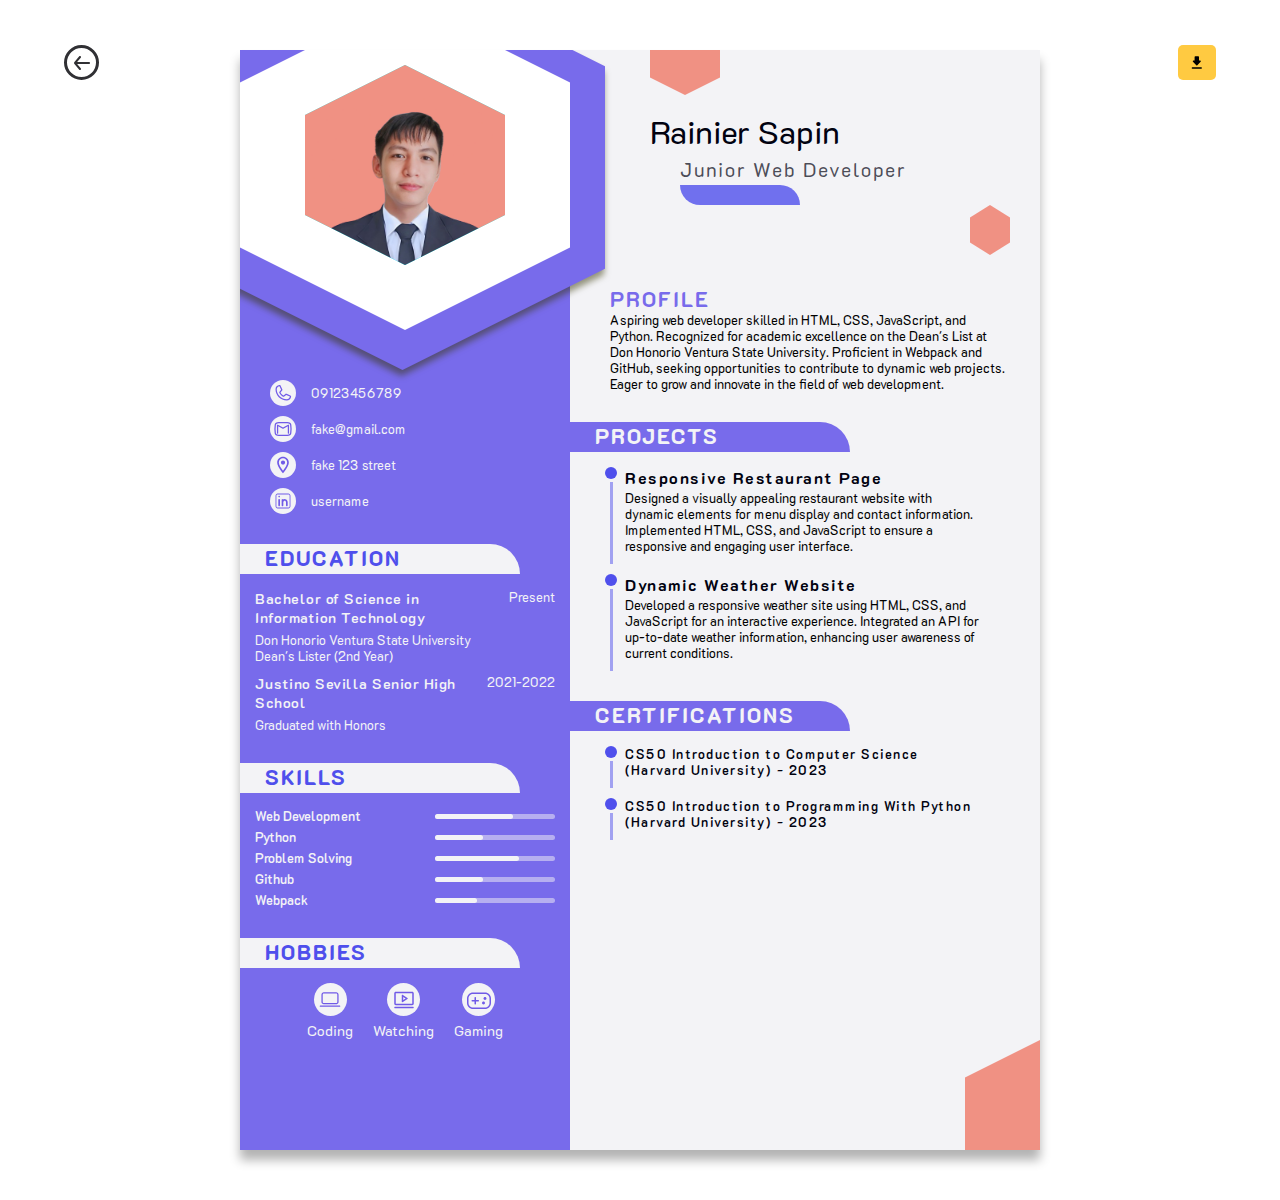
<file: templates/cv/rainier.html>
<!DOCTYPE html>
<html lang="en">
  <head>
    <meta charset="UTF-8" />
    <meta name="viewport" content="width=device-width, initial-scale=1.0" />
    <title>Curriculum Vitae</title>
    <link rel="stylesheet" href="../../styles/rainier.css" />
    <link rel="stylesheet" href="../../styles/cvAdds.css" />
    <link rel="stylesheet" href="../../styles/container-motion.css" />
  </head>
  <body>
    <a href="../index.html#profile__gridContainer" id="back">
      <div>
        <svg
          width="24"
          height="24"
          viewBox="0 0 24 24"
          fill="none"
          xmlns="http://www.w3.org/2000/svg"
        >
          <path
            d="M19 11H7.14L10.77 6.64C10.9397 6.43578 11.0214 6.1725 10.997 5.90808C10.9726 5.64365 10.8442 5.39974 10.64 5.23C10.4358 5.06026 10.1725 4.9786 9.90808 5.00298C9.64365 5.02736 9.39974 5.15578 9.23 5.36L4.23 11.36C4.19636 11.4077 4.16628 11.4579 4.14 11.51C4.14 11.56 4.14 11.59 4.07 11.64C4.02467 11.7547 4.00094 11.8767 4 12C4.00094 12.1233 4.02467 12.2453 4.07 12.36C4.07 12.41 4.07 12.44 4.14 12.49C4.16628 12.5421 4.19636 12.5923 4.23 12.64L9.23 18.64C9.32402 18.7529 9.44176 18.8437 9.57485 18.9059C9.70793 18.9681 9.85309 19.0002 10 19C10.2337 19.0005 10.4601 18.9191 10.64 18.77C10.7413 18.6861 10.825 18.583 10.8863 18.4666C10.9477 18.3503 10.9855 18.223 10.9975 18.092C11.0096 17.961 10.9957 17.8289 10.9567 17.7033C10.9176 17.5777 10.8542 17.461 10.77 17.36L7.14 13H19C19.2652 13 19.5196 12.8946 19.7071 12.7071C19.8946 12.5196 20 12.2652 20 12C20 11.7348 19.8946 11.4804 19.7071 11.2929C19.5196 11.1054 19.2652 11 19 11Z"
            fill="#303034"
          />
        </svg>
      </div>
    </a>
    <a
      href="../../assets/CVpdf/Rainier Sapin CV.pdf"
      download="Rainier Sapin CV"
      id="downloadButton"
    >
      <svg
        xmlns="http://www.w3.org/2000/svg"
        width="1em"
        height="1em"
        viewBox="0 0 24 24"
      >
        <g
          stroke="currentColor"
          stroke-linecap="round"
          stroke-linejoin="round"
          stroke-width="2"
        >
          <path fill="none" d="M6 19h12" />
          <path
            fill="currentColor"
            d="M12 4 h2 v6 h2.5 L12 14.5M12 4 h-2 v6 h-2.5 L12 14.5"
          />
        </g>
      </svg>
    </a>
    <main class="container containerScaleUp">
      <div class="leftContainer">
        <div class="profile">
          <div class="hex--overflow"></div>
          <div class="hex">
            <div class="profileFrame">
              <img src="../../assets/images/cv/cv-Rainier.png" alt="myPic" />
            </div>
          </div>
        </div>

        <ul class="contact">
          <li class="contact__list">
            <div class="iconFrame">
              <svg
                width="20"
                height="20"
                viewBox="0 0 20 20"
                fill="none"
                xmlns="http://www.w3.org/2000/svg"
              >
                <path
                  d="M17.3727 12.3798L13.6922 10.7306L13.682 10.7259C13.491 10.6441 13.2825 10.6113 13.0756 10.6304C12.8687 10.6495 12.6698 10.7199 12.4969 10.8352C12.4765 10.8487 12.457 10.8633 12.4383 10.879L10.5367 12.5001C9.33204 11.9149 8.08829 10.6806 7.50313 9.49149L9.12657 7.56102C9.14219 7.54149 9.15704 7.52196 9.1711 7.50087C9.28394 7.32845 9.35239 7.13081 9.37039 6.92553C9.38838 6.72026 9.35534 6.51372 9.27423 6.3243V6.31493L7.62032 2.62821C7.51309 2.38076 7.3287 2.17463 7.09468 2.04058C6.86067 1.90654 6.58958 1.85177 6.32188 1.88446C5.26326 2.02376 4.29155 2.54366 3.58824 3.34704C2.88492 4.15042 2.49809 5.18234 2.50001 6.25009C2.50001 12.4532 7.54688 17.5001 13.75 17.5001C14.8177 17.502 15.8497 17.1152 16.6531 16.4119C17.4564 15.7085 17.9763 14.7368 18.1156 13.6782C18.1484 13.4106 18.0937 13.1396 17.9598 12.9056C17.8259 12.6716 17.62 12.4871 17.3727 12.3798ZM13.75 16.2501C11.0987 16.2472 8.55687 15.1927 6.68214 13.318C4.8074 11.4432 3.7529 8.90136 3.75001 6.25009C3.74707 5.48719 4.02192 4.7493 4.52324 4.17423C5.02456 3.59916 5.71806 3.22623 6.47423 3.12509C6.47392 3.1282 6.47392 3.13134 6.47423 3.13446L8.11485 6.80634L6.50001 8.73915C6.48362 8.75801 6.46873 8.77812 6.45548 8.7993C6.33791 8.97971 6.26894 9.18743 6.25525 9.40232C6.24157 9.61722 6.28362 9.832 6.37735 10.0259C7.08516 11.4735 8.54376 12.9212 10.007 13.6282C10.2023 13.7211 10.4184 13.7617 10.634 13.7461C10.8497 13.7304 11.0576 13.6592 11.2375 13.5391C11.2576 13.5256 11.2769 13.511 11.2953 13.4954L13.1945 11.8751L16.8664 13.5196H16.875C16.7751 14.2769 16.4027 14.9718 15.8275 15.4743C15.2524 15.9769 14.5138 16.2527 13.75 16.2501Z"
                  fill="#705AE7"
                />
              </svg>
            </div>
            <div class="contact__details">09123456789</div>
          </li>
          <li class="contact__list">
            <div class="iconFrame">
              <svg
                width="20"
                height="20"
                viewBox="0 0 20 20"
                fill="none"
                xmlns="http://www.w3.org/2000/svg"
              >
                <path
                  d="M4.87967 5.6999C4.78447 5.64855 4.67757 5.6228 4.56943 5.62515C4.4613 5.6275 4.35562 5.65787 4.26273 5.7133C4.16985 5.76873 4.09294 5.84731 4.03953 5.94137C3.98611 6.03542 3.95803 6.14173 3.95801 6.2499V14.1666C3.95801 14.3323 4.02386 14.4913 4.14107 14.6085C4.25828 14.7257 4.41725 14.7916 4.58301 14.7916C4.74877 14.7916 4.90774 14.7257 5.02495 14.6085C5.14216 14.4913 5.20801 14.3323 5.20801 14.1666V7.29656L9.70301 9.71656C9.88801 9.81656 10.1113 9.81656 10.2963 9.71656L14.7913 7.29656V14.1666C14.7913 14.3323 14.8572 14.4913 14.9744 14.6085C15.0916 14.7257 15.2506 14.7916 15.4163 14.7916C15.5821 14.7916 15.7411 14.7257 15.8583 14.6085C15.9755 14.4913 16.0413 14.3323 16.0413 14.1666V6.2499C16.0413 6.14173 16.0132 6.03542 15.9598 5.94137C15.9064 5.84731 15.8295 5.76873 15.7366 5.7133C15.6437 5.65787 15.5381 5.6275 15.4299 5.62515C15.3218 5.6228 15.2149 5.64855 15.1197 5.6999L9.99967 8.45656L4.87967 5.6999Z"
                  fill="#705AE7"
                />
                <path
                  fill-rule="evenodd"
                  clip-rule="evenodd"
                  d="M14.4251 3.1017C11.4809 2.83849 8.5192 2.83849 5.57507 3.1017L4.31007 3.2142C3.65115 3.27304 3.03129 3.55227 2.55061 4.00679C2.06992 4.46132 1.75648 5.0646 1.6609 5.7192C1.24584 8.558 1.24584 11.4421 1.6609 14.2809C1.75669 14.9355 2.07033 15.5386 2.55116 15.993C3.032 16.4474 3.65195 16.7264 4.3109 16.785L5.57424 16.8984C8.51924 17.1617 11.4809 17.1617 14.4259 16.8984L15.6901 16.785C16.3489 16.7262 16.9686 16.4471 17.4493 15.9928C17.93 15.5384 18.2435 14.9353 18.3392 14.2809C18.7543 11.4421 18.7543 8.558 18.3392 5.7192C18.2436 5.06447 17.9301 4.46109 17.4492 4.00655C16.9684 3.55201 16.3483 3.27286 15.6892 3.2142L14.4251 3.1017ZM5.68674 4.3467C8.55712 4.09006 11.4447 4.09006 14.3151 4.3467L15.5792 4.46004C15.9582 4.4937 16.3148 4.65413 16.5913 4.91541C16.8679 5.1767 17.0483 5.52358 17.1034 5.90004C17.501 8.61891 17.501 11.3812 17.1034 14.1C17.0483 14.4765 16.8679 14.8234 16.5913 15.0847C16.3148 15.3459 15.9582 15.5064 15.5792 15.54L14.3151 15.6534C11.4451 15.91 8.55674 15.91 5.68674 15.6534L4.42257 15.54C4.0436 15.5064 3.68703 15.3459 3.41048 15.0847C3.13392 14.8234 2.95351 14.4765 2.8984 14.1C2.50088 11.3812 2.50088 8.61892 2.8984 5.90004C2.95351 5.52358 3.13392 5.1767 3.41048 4.91541C3.68703 4.65413 4.0436 4.4937 4.42257 4.46004L5.68674 4.3467Z"
                  fill="#705AE7"
                />
              </svg>
            </div>
            <div class="contact__details">fake@gmail.com</div>
          </li>
          <li class="contact__list">
            <div class="iconFrame">
              <svg
                width="20"
                height="20"
                viewBox="0 0 20 20"
                fill="none"
                xmlns="http://www.w3.org/2000/svg"
              >
                <path
                  d="M10.0003 1.66675C6.77533 1.66675 4.16699 4.27508 4.16699 7.50008C4.16699 11.8751 10.0003 18.3334 10.0003 18.3334C10.0003 18.3334 15.8337 11.8751 15.8337 7.50008C15.8337 4.27508 13.2253 1.66675 10.0003 1.66675ZM5.83366 7.50008C5.83366 5.20008 7.70033 3.33341 10.0003 3.33341C12.3003 3.33341 14.167 5.20008 14.167 7.50008C14.167 9.90008 11.767 13.4917 10.0003 15.7334C8.26699 13.5084 5.83366 9.87508 5.83366 7.50008Z"
                  fill="#705AE7"
                />
                <path
                  d="M10.0003 9.58341C11.1509 9.58341 12.0837 8.65067 12.0837 7.50008C12.0837 6.34949 11.1509 5.41675 10.0003 5.41675C8.84973 5.41675 7.91699 6.34949 7.91699 7.50008C7.91699 8.65067 8.84973 9.58341 10.0003 9.58341Z"
                  fill="#705AE7"
                />
              </svg>
            </div>
            <div class="contact__details">fake 123 street</div>
          </li>
          <li class="contact__list">
            <div class="iconFrame">
              <svg
                width="20"
                height="20"
                viewBox="0 0 20 20"
                fill="none"
                xmlns="http://www.w3.org/2000/svg"
              >
                <path
                  d="M15.3665 2.55005H4.63314C4.08108 2.55159 3.55207 2.77158 3.1617 3.16194C2.77133 3.55231 2.55134 4.08132 2.5498 4.63338V15.3667C2.55134 15.9188 2.77133 16.4478 3.1617 16.8382C3.55207 17.2285 4.08108 17.4485 4.63314 17.45H15.3665C15.919 17.45 16.4489 17.2306 16.8396 16.8399C17.2303 16.4492 17.4498 15.9193 17.4498 15.3667V4.63338C17.4498 4.08085 17.2303 3.55094 16.8396 3.16024C16.4489 2.76954 15.919 2.55005 15.3665 2.55005ZM16.6165 15.3667C16.6141 15.6975 16.4816 16.014 16.2477 16.2479C16.0138 16.4819 15.6973 16.6143 15.3665 16.6167H4.63314C4.30236 16.6143 3.98581 16.4819 3.75191 16.2479C3.518 16.014 3.38554 15.6975 3.38314 15.3667V4.63338C3.38554 4.3026 3.518 3.98605 3.75191 3.75215C3.98581 3.51825 4.30236 3.38578 4.63314 3.38338H15.3665C15.6973 3.38578 16.0138 3.51825 16.2477 3.75215C16.4816 3.98605 16.6141 4.3026 16.6165 4.63338V15.3667Z"
                  fill="#705AE7"
                />
                <path
                  d="M5.31348 8.95662C5.31348 8.73561 5.40127 8.52365 5.55755 8.36737C5.71383 8.21109 5.9258 8.12329 6.14681 8.12329C6.36782 8.12329 6.57979 8.21109 6.73607 8.36737C6.89235 8.52365 6.98014 8.73561 6.98014 8.95662V14.3733C6.98014 14.5943 6.89235 14.8063 6.73607 14.9625C6.57979 15.1188 6.36782 15.2066 6.14681 15.2066C5.9258 15.2066 5.71383 15.1188 5.55755 14.9625C5.40127 14.8063 5.31348 14.5943 5.31348 14.3733V8.95662Z"
                  fill="#705AE7"
                />
                <path
                  d="M6.14681 6.45329C6.60705 6.45329 6.98014 6.08019 6.98014 5.61995C6.98014 5.15972 6.60705 4.78662 6.14681 4.78662C5.68657 4.78662 5.31348 5.15972 5.31348 5.61995C5.31348 6.08019 5.68657 6.45329 6.14681 6.45329Z"
                  fill="#705AE7"
                />
                <path
                  d="M14.6832 11.1417V14.375C14.6832 14.5961 14.5954 14.808 14.4391 14.9643C14.2828 15.1206 14.0709 15.2084 13.8499 15.2084C13.6289 15.2084 13.4169 15.1206 13.2606 14.9643C13.1043 14.808 13.0165 14.5961 13.0165 14.375V11.1417C13.0165 10.7848 12.8747 10.4425 12.6224 10.1901C12.37 9.93768 12.0276 9.79588 11.6707 9.79588C11.3138 9.79588 10.9714 9.93768 10.7191 10.1901C10.4667 10.4425 10.3249 10.7848 10.3249 11.1417V14.375C10.3249 14.5961 10.2371 14.808 10.0808 14.9643C9.92451 15.1206 9.71255 15.2084 9.49154 15.2084C9.27052 15.2084 9.05856 15.1206 8.90228 14.9643C8.746 14.808 8.6582 14.5961 8.6582 14.375V8.95838C8.66164 8.73844 8.75054 8.52847 8.90608 8.37293C9.06162 8.21739 9.27159 8.12849 9.49154 8.12505C9.63268 8.12118 9.77225 8.15554 9.89547 8.22449C10.0187 8.29343 10.121 8.3944 10.1915 8.51672C10.6497 8.25675 11.1681 8.12168 11.6949 8.12505C12.2217 8.12842 12.7384 8.27009 13.1932 8.5359C13.648 8.8017 14.0251 9.18231 14.2865 9.63963C14.548 10.0969 14.6848 10.6149 14.6832 11.1417Z"
                  fill="#705AE7"
                />
              </svg>
            </div>
            <div class="contact__details">username</div>
          </li>
        </ul>

        <section id="education">
          <div class="highlightFrame">EDUCATION</div>
          <ul class="educationContainer">
            <li>
              <div class="educationCategory">
                <div class="education__title">
                  Bachelor of Science in Information Technology
                </div>
                <div class="education__date">Present</div>
              </div>

              <ul class="education__additional">
                <li>Don Honorio Ventura State University</li>
                <li>Dean's Lister (2nd Year)</li>
              </ul>
            </li>
            <li>
              <div class="educationCategory">
                <div class="education__title">
                  Justino Sevilla Senior High School
                </div>
                <div class="education__date">2021-2022</div>
              </div>

              <ul class="education__additional">
                <li>Graduated with Honors</li>
              </ul>
            </li>
          </ul>
        </section>

        <section id="skills">
          <div class="highlightFrame educationText">SKILLS</div>
          <ul class="skill__list">
            <li>
              <div class="skill__type">Web Development</div>
              <div class="skill__progress progress65"></div>
            </li>
            <li>
              <div class="skill__type">Python</div>
              <div class="skill__progress progress40"></div>
            </li>
            <li>
              <div class="skill__type">Problem Solving</div>
              <div class="skill__progress progress70"></div>
            </li>
            <li>
              <div class="skill__type">Github</div>
              <div class="skill__progress progress40"></div>
            </li>
            <li>
              <div class="skill__type">Webpack</div>
              <div class="skill__progress progress35"></div>
            </li>
          </ul>
        </section>

        <section id="hobbies">
          <div class="highlightFrame">HOBBIES</div>
          <ul class="hobbies__list">
            <li>
              <div class="iconFrame iconFrameHobbies">
                <svg
                  width="24"
                  height="24"
                  viewBox="0 0 24 24"
                  fill="none"
                  xmlns="http://www.w3.org/2000/svg"
                >
                  <path
                    d="M5.7892 4.28564C5.16405 4.28564 4.5645 4.53399 4.12245 4.97604C3.6804 5.41809 3.43206 6.01763 3.43206 6.64279V13.9285C3.43206 14.5537 3.6804 15.1532 4.12245 15.5953C4.5645 16.0373 5.16405 16.2856 5.7892 16.2856H18.2178C18.5273 16.2856 18.8338 16.2247 19.1198 16.1062C19.4058 15.9878 19.6656 15.8141 19.8845 15.5953C20.1034 15.3764 20.277 15.1165 20.3955 14.8305C20.5139 14.5446 20.5749 14.238 20.5749 13.9285V6.64279C20.5749 6.01763 20.3266 5.41809 19.8845 4.97604C19.4425 4.53399 18.8429 4.28564 18.2178 4.28564H5.7892ZM4.71777 6.64279C4.71777 6.05136 5.19777 5.57136 5.7892 5.57136H18.2178C18.8092 5.57136 19.2892 6.05136 19.2892 6.64279V13.9285C19.2892 14.5199 18.8092 14.9999 18.2178 14.9999H5.7892C5.19777 14.9999 4.71777 14.5199 4.71777 13.9285V6.64279ZM2.36063 17.5714C2.19013 17.5714 2.02662 17.6391 1.90606 17.7596C1.7855 17.8802 1.71777 18.0437 1.71777 18.2142C1.71777 18.3847 1.7855 18.5482 1.90606 18.6688C2.02662 18.7893 2.19013 18.8571 2.36063 18.8571H21.6429C21.8134 18.8571 21.9769 18.7893 22.0975 18.6688C22.218 18.5482 22.2858 18.3847 22.2858 18.2142C22.2858 18.0437 22.218 17.8802 22.0975 17.7596C21.9769 17.6391 21.8134 17.5714 21.6429 17.5714H2.36063Z"
                    fill="#705AE7"
                  />
                </svg>
              </div>
              <div class="hobby__text">Coding</div>
            </li>
            <li>
              <div class="iconFrame iconFrameHobbies">
                <svg
                  width="24"
                  height="24"
                  viewBox="0 0 24 24"
                  fill="none"
                  xmlns="http://www.w3.org/2000/svg"
                >
                  <path
                    d="M15.4163 9.87562L10.9163 6.87562C10.8033 6.80025 10.6719 6.75696 10.5363 6.75039C10.4006 6.74382 10.2657 6.77421 10.146 6.83831C10.0263 6.90241 9.92619 6.99782 9.85645 7.11436C9.7867 7.2309 9.74991 7.36419 9.75 7.5V13.5C9.74991 13.6358 9.7867 13.7691 9.85645 13.8856C9.92619 14.0022 10.0263 14.0976 10.146 14.1617C10.2657 14.2258 10.4006 14.2562 10.5363 14.2496C10.6719 14.243 10.8033 14.1998 10.9163 14.1244L15.4163 11.1244C15.5191 11.0559 15.6035 10.9631 15.6618 10.8542C15.7202 10.7452 15.7507 10.6236 15.7507 10.5C15.7507 10.3764 15.7202 10.2548 15.6618 10.1458C15.6035 10.0369 15.5191 9.94409 15.4163 9.87562ZM11.25 12.0984V8.90625L13.6481 10.5L11.25 12.0984ZM20.25 3.75H3.75C3.35218 3.75 2.97064 3.90804 2.68934 4.18934C2.40804 4.47064 2.25 4.85218 2.25 5.25V15.75C2.25 16.1478 2.40804 16.5294 2.68934 16.8107C2.97064 17.092 3.35218 17.25 3.75 17.25H20.25C20.6478 17.25 21.0294 17.092 21.3107 16.8107C21.592 16.5294 21.75 16.1478 21.75 15.75V5.25C21.75 4.85218 21.592 4.47064 21.3107 4.18934C21.0294 3.90804 20.6478 3.75 20.25 3.75ZM20.25 15.75H3.75V5.25H20.25V15.75ZM21.75 19.5C21.75 19.6989 21.671 19.8897 21.5303 20.0303C21.3897 20.171 21.1989 20.25 21 20.25H3C2.80109 20.25 2.61032 20.171 2.46967 20.0303C2.32902 19.8897 2.25 19.6989 2.25 19.5C2.25 19.3011 2.32902 19.1103 2.46967 18.9697C2.61032 18.829 2.80109 18.75 3 18.75H21C21.1989 18.75 21.3897 18.829 21.5303 18.9697C21.671 19.1103 21.75 19.3011 21.75 19.5Z"
                    fill="#705AE7"
                  />
                </svg>
              </div>
              <div class="hobby__text">Watching</div>
            </li>
            <li>
              <div class="iconFrame iconFrameHobbies">
                <svg
                  width="24"
                  height="24"
                  viewBox="0 0 24 24"
                  fill="none"
                  xmlns="http://www.w3.org/2000/svg"
                >
                  <path
                    fill-rule="evenodd"
                    clip-rule="evenodd"
                    d="M6 4.5H18C19.5913 4.5 21.1174 5.13214 22.2426 6.25736C23.3679 7.38258 24 8.9087 24 10.5V15C24 16.5913 23.3679 18.1174 22.2426 19.2426C21.1174 20.3679 19.5913 21 18 21H6C4.4087 21 2.88258 20.3679 1.75736 19.2426C0.632141 18.1174 0 16.5913 0 15V10.5C0 8.9087 0.632141 7.38258 1.75736 6.25736C2.88258 5.13214 4.4087 4.5 6 4.5ZM6 6C4.80653 6 3.66193 6.47411 2.81802 7.31802C1.97411 8.16193 1.5 9.30653 1.5 10.5V15C1.5 16.1935 1.97411 17.3381 2.81802 18.182C3.66193 19.0259 4.80653 19.5 6 19.5H18C19.1935 19.5 20.3381 19.0259 21.182 18.182C22.0259 17.3381 22.5 16.1935 22.5 15V10.5C22.5 9.30653 22.0259 8.16193 21.182 7.31802C20.3381 6.47411 19.1935 6 18 6H6Z"
                    fill="#705AE7"
                  />
                  <path
                    d="M8.25 9C8.05109 9 7.86032 9.07902 7.71967 9.21967C7.57902 9.36032 7.5 9.55109 7.5 9.75V12H5.25C5.05109 12 4.86032 12.079 4.71967 12.2197C4.57902 12.3603 4.5 12.5511 4.5 12.75C4.5 12.9489 4.57902 13.1397 4.71967 13.2803C4.86032 13.421 5.05109 13.5 5.25 13.5H7.5V15.75C7.5 15.9489 7.57902 16.1397 7.71967 16.2803C7.86032 16.421 8.05109 16.5 8.25 16.5C8.44891 16.5 8.63968 16.421 8.78033 16.2803C8.92098 16.1397 9 15.9489 9 15.75V13.5H11.25C11.4489 13.5 11.6397 13.421 11.7803 13.2803C11.921 13.1397 12 12.9489 12 12.75C12 12.5511 11.921 12.3603 11.7803 12.2197C11.6397 12.079 11.4489 12 11.25 12H9V9.75C9 9.55109 8.92098 9.36032 8.78033 9.21967C8.63968 9.07902 8.44891 9 8.25 9ZM19.5 10.5C19.5 10.8978 19.342 11.2794 19.0607 11.5607C18.7794 11.842 18.3978 12 18 12C17.6022 12 17.2206 11.842 16.9393 11.5607C16.658 11.2794 16.5 10.8978 16.5 10.5C16.5 10.1022 16.658 9.72064 16.9393 9.43934C17.2206 9.15804 17.6022 9 18 9C18.3978 9 18.7794 9.15804 19.0607 9.43934C19.342 9.72064 19.5 10.1022 19.5 10.5ZM18 15C18 15.3978 17.842 15.7794 17.5607 16.0607C17.2794 16.342 16.8978 16.5 16.5 16.5C16.1022 16.5 15.7206 16.342 15.4393 16.0607C15.158 15.7794 15 15.3978 15 15C15 14.6022 15.158 14.2206 15.4393 13.9393C15.7206 13.658 16.1022 13.5 16.5 13.5C16.8978 13.5 17.2794 13.658 17.5607 13.9393C17.842 14.2206 18 14.6022 18 15Z"
                    fill="#705AE7"
                  />
                </svg>
              </div>
              <div class="hobby__text">Gaming</div>
            </li>
          </ul>
        </section>
      </div>
      <div class="rightContainer">
        <section id="introContainer">
          <div id="hex1"></div>
          <h1 id="myName">Rainier Sapin</h1>
          <div class="roleContainer">
            <div id="role__name">Junior Web Developer</div>
            <div id="role__shape"></div>
          </div>
          <div id="small__hex"></div>
        </section>

        <section id="profileDescriptionContainer">
          <h1>PROFILE</h1>
          <div id="profile__description">
            Aspiring web developer skilled in HTML, CSS, JavaScript, and Python.
            Recognized for academic excellence on the Dean's List at Don Honorio
            Ventura State University. Proficient in Webpack and GitHub, seeking
            opportunities to contribute to dynamic web projects. Eager to grow
            and innovate in the field of web development.
          </div>
        </section>

        <section id="projects">
          <div class="highlightFrame highlightFrame2">PROJECTS</div>
          <ul>
            <li>
              <h3 class="project__name">Responsive Restaurant Page</h3>
              <div class="project__description">
                Designed a visually appealing restaurant website with dynamic
                elements for menu display and contact information. Implemented
                HTML, CSS, and JavaScript to ensure a responsive and engaging
                user interface.
              </div>
            </li>
            <li>
              <h3 class="project__name">Dynamic Weather Website</h3>
              <div class="project__description">
                Developed a responsive weather site using HTML, CSS, and
                JavaScript for an interactive experience. Integrated an API for
                up-to-date weather information, enhancing user awareness of
                current conditions.
              </div>
            </li>
          </ul>
        </section>

        <section id="certifications">
          <div class="highlightFrame highlightFrame2">CERTIFICATIONS</div>
          <ul>
            <li>
              <h3 class="certification__name">
                CS50 Introduction to Computer Science (Harvard University) -
                2023
              </h3>
            </li>
            <li>
              <h3 class="certification__name">
                CS50 Introduction to Programming With Python (Harvard
                University) - 2023
              </h3>
            </li>
          </ul>
        </section>

        <div id="hex__bottom"></div>
      </div>
    </main>
  </body>
</html>
</file>
<file: styles/cvAdds.css>
@font-face {
  font-family: 'Days One';
  src: url('../assets/fonts/DaysOne-Regular.ttf') format('truetype');
  font-weight: normal;
  font-style: normal;
}

#back {
  position: absolute;
  top: 45px;
  left: 5%;
}

#back > div {
  width: 35px;
  height: 35px;
  border: 3px solid #303034;
  border-radius: 50%;
  display: flex;
  justify-content: center;
  align-items: center;
  overflow: hidden;
  animation: 300ms zoomIn;
}
#back > div > svg {
  transition: transform 300ms ease-in-out;
}

#back:hover > div > svg {
  transform: translateX(-2px);
}

@keyframes zoomIn {
  from {
    opacity: 0;
    transform: scale3d(0.3, 0.3, 0.3);
  }

  50% {
    opacity: 1;
  }
}

#downloadButton {
  background-color: rgb(255, 202, 65);
  text-decoration: none;
  padding: 3px 10px;
  border-radius: 5px;
  position: absolute;
  top: 45px;
  right: 5%;
  height: 35px;
  display: flex;
  justify-content: center;
  align-items: center;
  color: #000;
  font-size: 1.1rem;
  font-family: 'Days One', sans-serif;
}

#downloadButton:hover {
  background-color: #000;
  color: rgb(255, 202, 65);
}

@media screen and (max-width: 971px) {
  #downloadButton,
  #back {
    top: 10px;
  }
}

@media screen and (max-width: 788px) {
  #downloadButton,
  #back {
    top: 10px;
    z-index: 1000;
  }

  #back {
    left: 1%;
  }

  #downloadButton {
    right: 1%;
  }
}
</file>
<file: styles/container-motion.css>
.containerScaleUp {
  animation: scaleUp 1s ease forwards;
}

@keyframes scaleUp {
  from {
    opacity: 0;
    scale: 0;
  }

  to {
    opacity: 1;
    scale: 1;
  }
}
</file>
<file: styles/rainier.css>
@import url('https://fonts.googleapis.com/css2?family=K2D:wght@400;600;700;800&family=Kantumruy+Pro:wght@400;500&display=swap');

:root {
  --ff-main: 'K2D', 'Noto Sans', 'Segoe UI', Tahoma, Verdana, sans-serif;
  --ff-secondary: 'Kantumruy Pro', 'Khmer OS', 'Segoe UI', Tahoma, Verdana,
    sans-serif;

  --clr-primary: rgb(120, 107, 235);
  --clr-primary30: rgba(120, 107, 235, 0.8);
  --clr-primary95: rgba(120, 107, 235, 0.95);
  --clr-secondary: rgb(240, 145, 131);
  --clr-accent: rgb(79, 79, 236);
  --clr-accent80: rgba(79, 79, 236, 0.8);
  --clr-accent50: rgba(79, 79, 236, 0.5);
  --clr-white: rgb(243, 243, 246);
  --clr-white50: rgba(243, 243, 246, 0.5);
  --clr-dark: rgb(1, 2, 16);
  --clr-dark70: rgba(1, 2, 16, 0.7);
  --clr-dark80: rgb(1, 2, 16), 0.8;

  --fw-regular: 400;
  --fw-medium: 500;
  --fw--semi-bold: 600;
  --fw-bold: 700;
  --fw-extra-bold: 800;
}

* {
  padding: 0;
  margin: 0;
  box-sizing: border-box;
  font-family: var(--ff-main);
}

ul,
ol {
  list-style: none;
}

body {
  min-height: 100vh;
  position: relative;
  background-color: white;
}

.container {
  max-width: 800px;
  min-height: 1100px;
  background-color: var(--clr-white);
  margin-inline: auto;
  box-shadow: 0 10px 10px rgba(0, 0, 0, 0.3);
  display: flex;
  overflow: hidden;
  position: relative;
}

.leftContainer {
  background-color: var(--clr-primary);
  width: 330px;
}

.profile {
  position: relative;
  filter: drop-shadow(-1px 6px 3px rgba(50, 50, 0, 0.5));
}

.hex {
  clip-path: polygon(50% 0, 100% 25%, 100% 75%, 50% 100%, 0 75%, 0 25%);
  background: red;
  width: 330px;
  height: 330px;
  transform: translateY(-50px);
  background-color: white;
  display: flex;
  justify-content: center;
  align-items: center;
}

.hex--overflow {
  clip-path: polygon(50% 0, 100% 25%, 100% 75%, 50% 100%, 0 75%, 0 25%);
  background: purple;
  width: 405px;
  height: 405px;
  position: absolute;
  top: 0;
  bottom: 0;
  transform: translate(-40px, -85px);
  background-color: var(--clr-primary);
}

.profileFrame {
  width: 200px;
  height: 200px;
  background-color: aqua;
  clip-path: polygon(50% 0, 100% 25%, 100% 75%, 50% 100%, 0 75%, 0 25%);
}

.profileFrame img {
  width: 100%;
}

.contact {
  padding-inline: 30px;
  display: flex;
  flex-direction: column;
  gap: 10px;
}

.contact__list {
  display: flex;
  gap: 15px;
  align-items: center;
}

.contact__details {
  color: var(--clr-dark);
  font-size: clamp(0.8rem, 1vw, 1.3rem);
  color: var(--clr-white);
  font-weight: var(--fw-regular);
}

.iconFrame {
  background-color: var(--clr-white);
  border-radius: 50%;
  display: flex;
  justify-content: center;
  align-items: center;
  padding: 3px;
}

.highlightFrame {
  width: 280px;
  height: 30px;
  background-color: var(--clr-white);
  border-top-right-radius: 50px;
  padding-left: 25px;
  font-weight: var(--fw-extra-bold);
  letter-spacing: 2px;
  font-size: clamp(1.3rem, 1vw, 2rem);
  color: var(--clr-accent);
}

#education,
#skills,
#hobbies {
  margin-top: 30px;
}

.educationContainer {
  padding: 15px;
  padding-bottom: 0;
  display: flex;
  flex-direction: column;
  gap: 10px;
}

.educationCategory {
  display: flex;
  justify-content: space-between;
  gap: 30px;
  margin-bottom: 5px;
}

.education__title {
  color: var(--clr-white);
  font-weight: var(--fw--semi-bold);
  font-size: clamp(0.9rem, 1vw, 1.2rem);
  letter-spacing: 0.5px;
  width: 70%;
}

.education__date {
  color: var(--clr-white);
  font-size: clamp(0.8rem, 1vw, 1.3rem);
  white-space: nowrap;
}

.education__additional li {
  font-size: clamp(0.8rem, 1vw, 1.3rem);
  color: var(--clr-white);
}

.skill__list {
  padding: 15px 15px 0 15px;
  display: flex;
  flex-direction: column;
  gap: 5px;
}

.skill__list li {
  display: flex;
  justify-content: space-between;
  align-items: center;
}

.skill__type {
  color: var(--clr-white);
  font-size: clamp(0.8rem, 1vw, 1.3rem);
  font-weight: var(--fw--semi-bold);
}

.skill__progress {
  position: relative;
  width: 40%;
  height: 5px;
  background-color: var(--clr-white50);
  border-radius: 10px;
}

.skill__progress::before {
  content: '';
  position: absolute;
  height: 100%;
  width: 100%;
  top: 0;
  border-radius: inherit;
  background-color: var(--clr-white);
}

.progress65::before {
  width: 65%;
}

.progress40::before {
  width: 40%;
}

.progress70::before {
  width: 70%;
}

.progress35::before {
  width: 35%;
}

.hobbies__list {
  display: flex;
  justify-content: center;
  padding: 15px;
  gap: 20px;
}

.hobbies__list li {
  display: flex;
  flex-direction: column;
  justify-content: center;
  align-items: center;
  gap: 5px;
}

.iconFrameHobbies {
  width: 33px;
  aspect-ratio: 1/1;
}

.hobby__text {
  font-size: 0.9rem;
  color: var(--clr-white);
}

.rightContainer {
  background-color: var(--clr-white);
  flex-grow: 1;
  flex-shrink: 1;
  padding-right: 30px;
}

#introContainer {
  margin-left: 80px;
  position: relative;
}

#hex1 {
  position: absolute;
  top: -85px;
  width: 70px;
  height: 70px;
  clip-path: polygon(50% 0, 100% 25%, 100% 75%, 50% 100%, 0 75%, 0 25%);
  background: red;
  background-color: var(--clr-secondary);
}

#myName {
  margin-top: 60px;
  font-weight: var(--fw-regular);
  color: var(--clr-dark);
  font-size: clamp(2rem, 1vw, 2.5rem);
  margin-bottom: 5px;
}

.roleContainer {
  margin-left: 30px;
}

#role__name {
  color: var(--clr-dark70);
  margin-bottom: 3px;
  font-size: clamp(1.2rem, 1vw, 1.5rem);
  letter-spacing: 2px;
}
#role__shape {
  border-bottom-left-radius: 30px;
  border-top-right-radius: 30px;
  width: 120px;
  height: 20px;
  background-color: var(--clr-accent80);
}

#small__hex {
  width: 40px;
  height: 50px;
  clip-path: polygon(50% 0, 100% 25%, 100% 75%, 50% 100%, 0 75%, 0 25%);
  background-color: var(--clr-secondary);
  margin-right: 0;
  margin-left: auto;
}

#profileDescriptionContainer {
  margin-top: 30px;
  margin-inline: 40px 0px;
}

#profileDescriptionContainer h1 {
  font-weight: var(--fw-bold);
  font-size: clamp(1.3rem, 1vw, 2rem);
  color: var(--clr-primary);
  letter-spacing: 2px;
}

#profile__description {
  font-size: clamp(0.8rem, 1vw, 1.3rem);
  color: var(--clr-dark80);
}

.highlightFrame2 {
  color: var(--clr-white);
  background-color: var(--clr-primary);
}

#projects,
#certifications {
  margin-top: 30px;
}

.project__name {
  color: var(--clr-dark);
  font-size: clamp(1rem, 1vw, 1.3rem);
  letter-spacing: 1.5px;
  margin-bottom: 2px;
}

.project__description {
  font-size: clamp(0.8rem, 1vw, 1.3rem);
}

#projects ul,
#certifications ul {
  padding: 15px 30px 0px 40px;
}

#projects li,
#certifications li {
  padding: 0 0 10px 15px;
  position: relative;
  margin-bottom: 10px;
}

#projects li::before,
#certifications li::before {
  position: absolute;
  content: '';
  top: 0;
  left: -5px;
  width: 12px;
  height: 12px;
  background-color: var(--clr-accent);
  border-radius: 50%;
}

#projects li::after,
#certifications li::after {
  content: '';
  position: absolute;
  top: 15px;
  left: 0;
  bottom: 0;
  width: 3px;
  background-color: var(--clr-accent50);
}

.certification__name {
  font-size: clamp(0.8rem, 1vw, 1.3rem);
  letter-spacing: 1.5px;
  font-weight: var(--fw--semi-bold);
  color: var(--clr-dark);
}

#hex__bottom {
  position: absolute;
  clip-path: polygon(50% 0, 100% 25%, 100% 75%, 50% 100%, 0 75%, 0 25%);
  width: 150px;
  height: 150px;
  background-color: var(--clr-secondary);
  right: -75px;
  bottom: -40px;
}

@media screen and (min-width: 800px) {
  body {
    padding-block: 50px;
  }
}

@media screen and (max-width: 640px) {
  .leftContainer {
    width: 260px;
  }

  .hex {
    width: 250px;
    height: 250px;
  }

  .hex--overflow {
    width: 320px;
    height: 320px;
  }

  #introContainer {
    margin-left: 35px;
  }

  #profileDescriptionContainer {
    margin-left: 25px;
  }
}

@media screen and (max-width: 545px) {
  .container {
    flex-direction: column;
  }

  .leftContainer {
    width: 100%;
    padding-bottom: 30px;
  }

  .rightContainer {
    overflow: hidden;
  }

  .hex--overflow {
    display: none;
  }

  .hex {
    width: 75vw;
    height: 75vw;
  }

  .profile {
    display: flex;
    justify-content: center;
  }

  .profileFrame {
    width: 75%;
    height: 75%;
  }

  .highlightFrame {
    width: 80%;
  }

  #hex__bottom {
    width: 50px;
    height: 50px;
    right: 0;
    bottom: -15px;
  }
}
</file>
